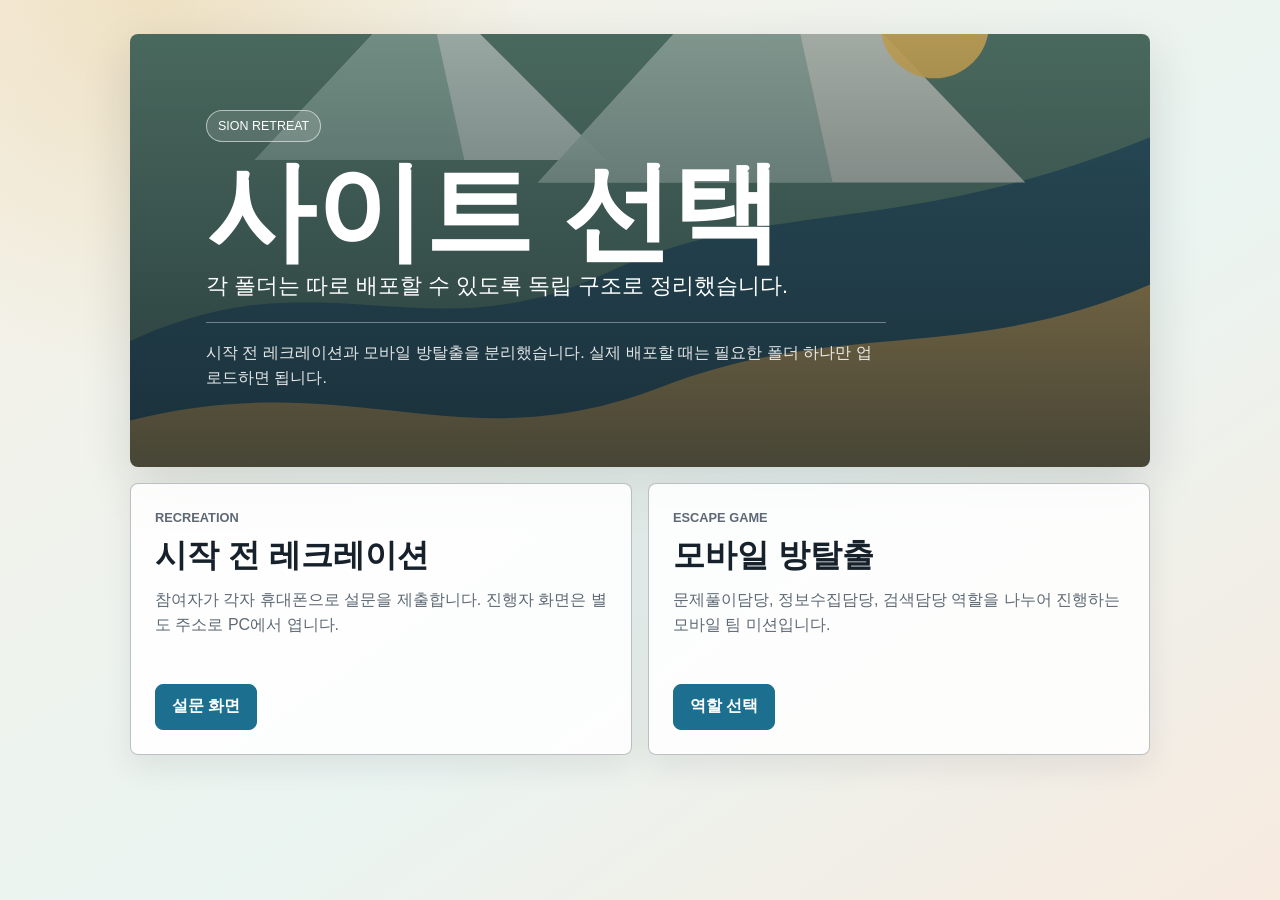
<file: index.html>
<!doctype html>
<html lang="ko">
<head>
  <meta charset="utf-8">
  <meta name="viewport" content="width=device-width, initial-scale=1">
  <title>SION Retreat Sites</title>
  <link rel="stylesheet" href="styles.css">
</head>
<body class="home">
  <main class="shell">
    <section class="hero-panel">
      <div class="camp-mark">SION RETREAT</div>
      <h1>사이트 선택</h1>
      <p>각 폴더는 따로 배포할 수 있도록 독립 구조로 정리했습니다.</p>
      <div class="verse">
        시작 전 레크레이션과 모바일 방탈출을 분리했습니다. 실제 배포할 때는 필요한 폴더 하나만 업로드하면 됩니다.
      </div>
    </section>

    <section class="role-grid" aria-label="사이트 선택">
      <article class="role-card">
        <span>RECREATION</span>
        <h2>시작 전 레크레이션</h2>
        <p>참여자가 각자 휴대폰으로 설문을 제출합니다. 진행자 화면은 별도 주소로 PC에서 엽니다.</p>
        <div class="actions">
          <a class="button primary" href="recreation/index.html">설문 화면</a>
        </div>
      </article>

      <article class="role-card">
        <span>ESCAPE GAME</span>
        <h2>모바일 방탈출</h2>
        <p>문제풀이담당, 정보수집담당, 검색담당 역할을 나누어 진행하는 모바일 팀 미션입니다.</p>
        <div class="actions">
          <a class="button primary" href="mobile-escape/index.html">역할 선택</a>
        </div>
      </article>
    </section>
  </main>
</body>
</html>
</file>
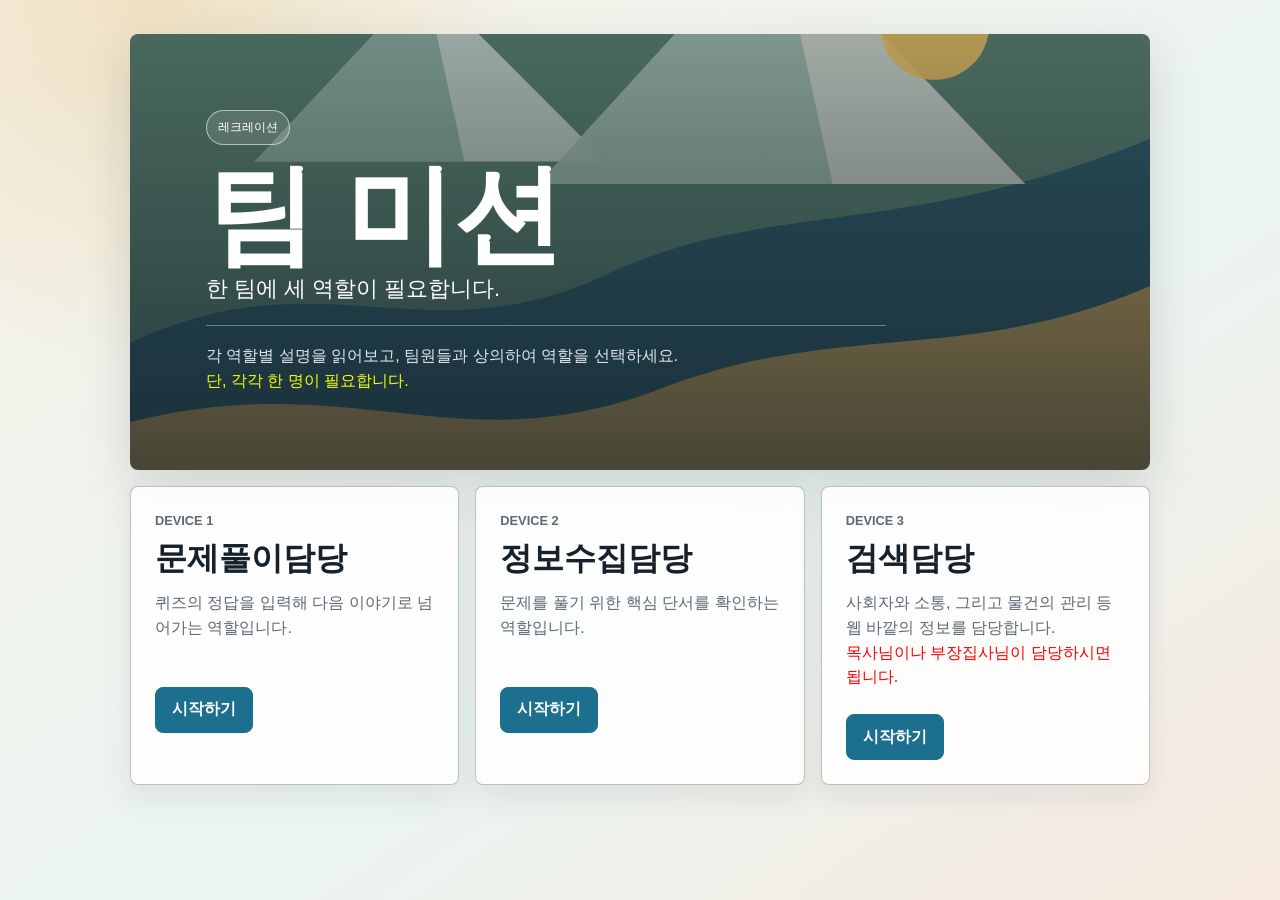
<file: mobile-escape/index.html>
<!doctype html>
<html lang="ko">
<head>
  <meta charset="utf-8">
  <meta name="viewport" content="width=device-width, initial-scale=1">
  <title>팀미션</title>
  <link rel="stylesheet" href="styles.css">
</head>
<body class="home">
  <main class="shell">
    <section class="hero-panel">
      <div class="camp-mark">레크레이션</div>
      <h1>팀 미션</h1>
      <p>한 팀에 세 역할이 필요합니다.</p>
      <div class="verse">
        각 역할별 설명을 읽어보고, 팀원들과 상의하여 역할을 선택하세요. <br> <a style="color: #f2ff00;">단, 각각 한 명이 필요합니다.</a>
      </div>
      
    </section>

    <section class="role-grid role-grid-three" aria-label="역할 선택">
      <article class="role-card">
        <span>DEVICE 1</span>
        <h2>문제풀이담당</h2>
        <p>퀴즈의 정답을 입력해 다음 이야기로 넘어가는 역할입니다.</p>
        <div class="actions">
          <a class="button primary" href="main.html">시작하기</a>
        </div>
      </article>

      <article class="role-card">
        <span>DEVICE 2</span>
        <h2>정보수집담당</h2>
        <p> 문제를 풀기 위한 핵심 단서를 확인하는 역할입니다.</p>
        <div class="actions">
          <a class="button primary" href="clues.html">시작하기</a>
        </div>
      </article>

      <article class="role-card">
        <span>DEVICE 3</span>
        <h2>검색담당</h2>
        <p>사회자와 소통, 그리고 물건의 관리 등 웹 바깥의 정보를 담당합니다.<br> <a style= "color:#ff0000;">목사님이나 부장집사님이 담당하시면 됩니다.</a> </p>
        <div class="actions">
          <a class="button primary" href="search.html">시작하기</a>
        </div>
      </article>
    </section>
  </main>
</body>
</html>
</file>
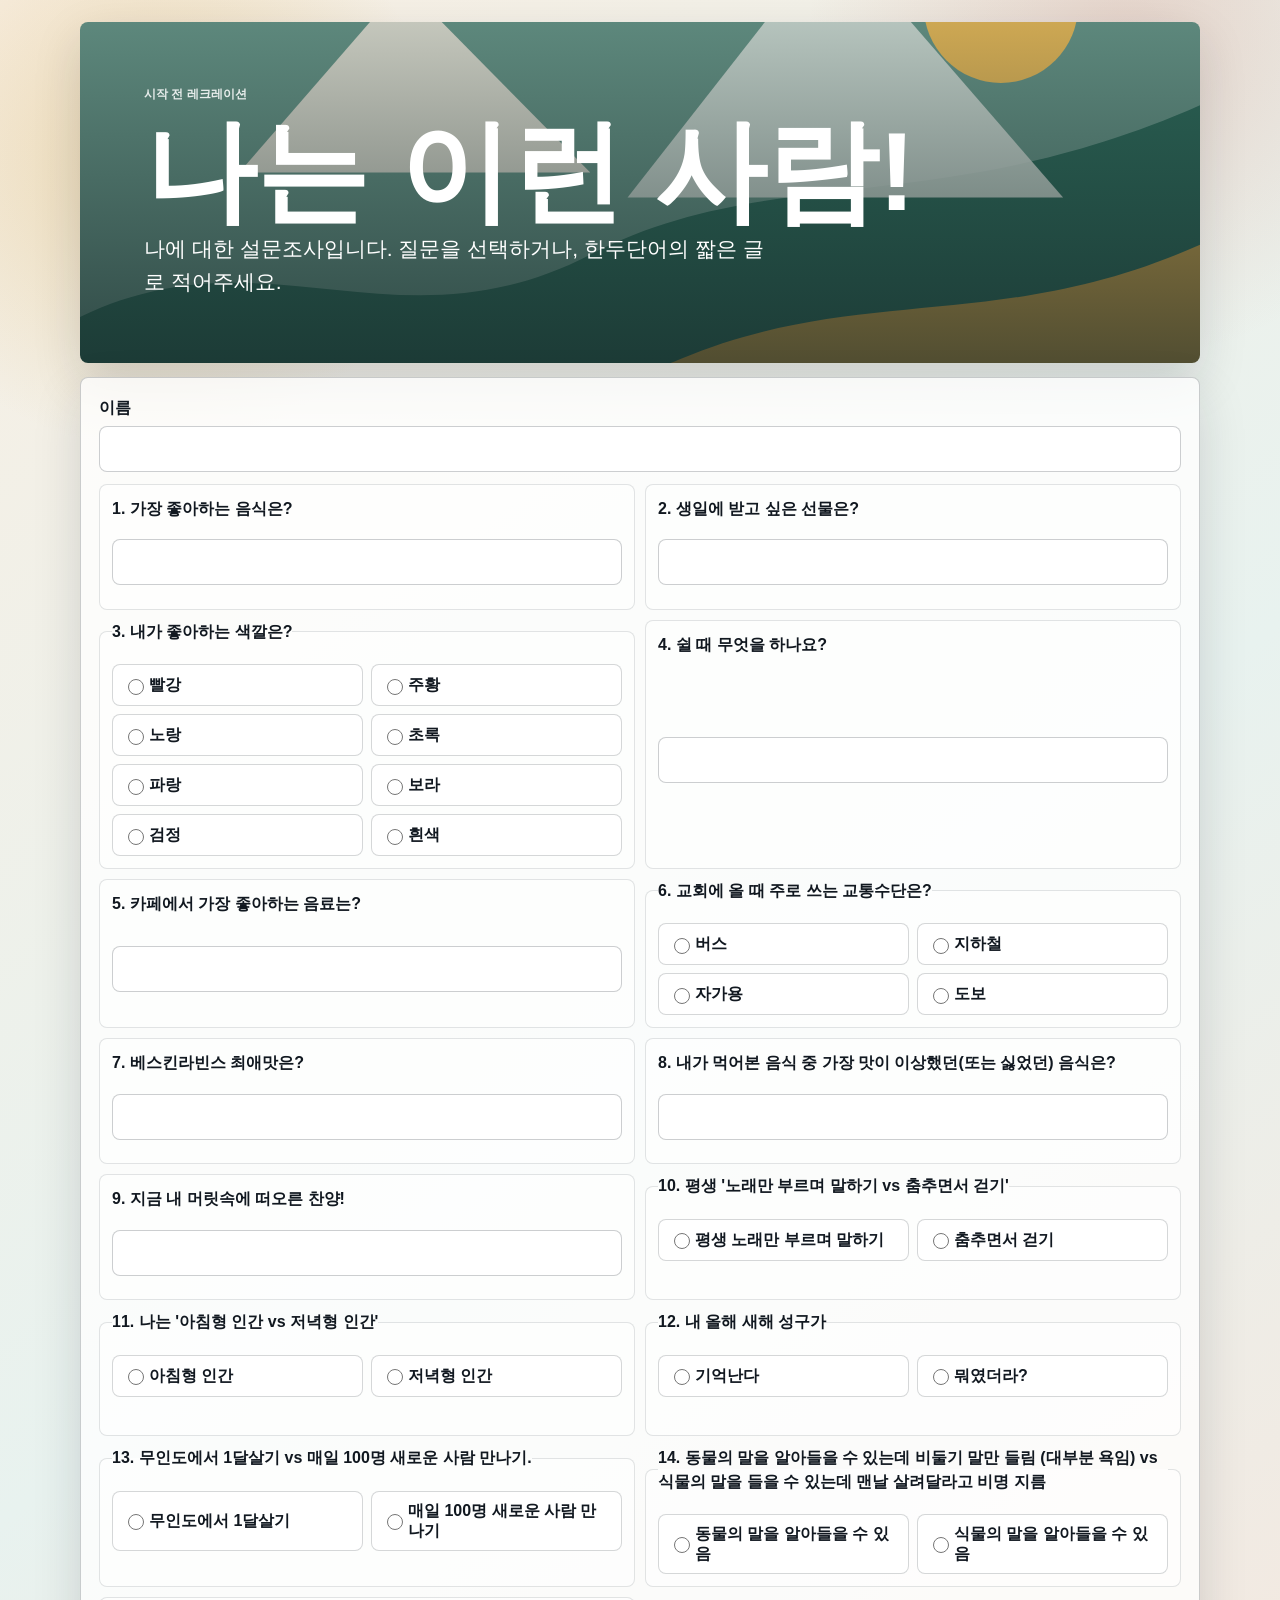
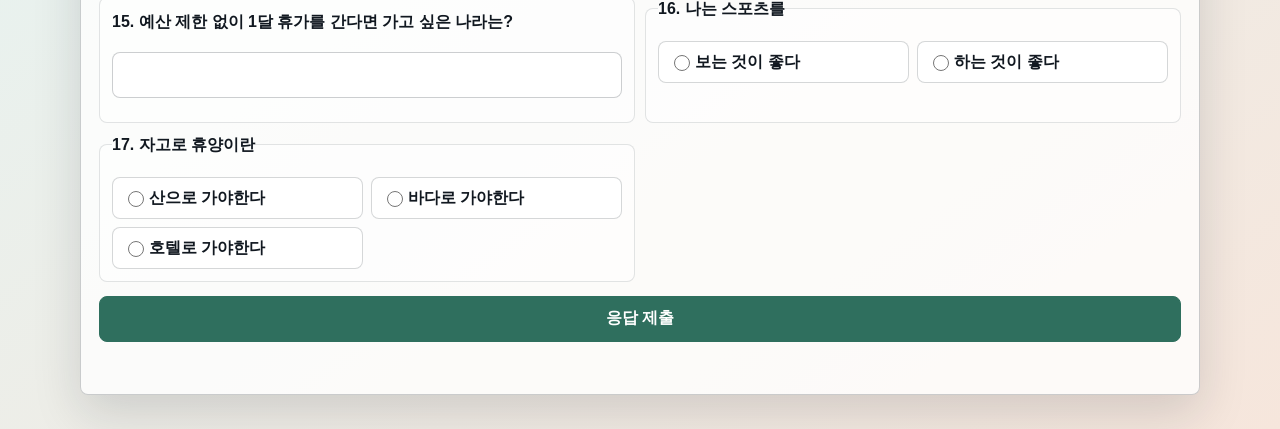
<file: recreation/index.html>
<!doctype html>
<html lang="ko">
<head>
  <meta charset="utf-8">
  <meta name="viewport" content="width=device-width, initial-scale=1">
  <title>누구의 답일까? 설문</title>
  <link rel="stylesheet" href="styles.css">
</head>
<body>
  <main class="survey-shell">
    <section class="intro">
      <p class="eyebrow">시작 전 레크레이션</p>
      <h1>나는 이런 사람!</h1>
      <p>나에 대한 설문조사입니다. 질문을 선택하거나, 한두단어의 짧은 글로 적어주세요.</p>
    </section>

    <form class="panel" id="surveyForm">
      <label class="field">
        <span>이름</span>
        <input id="participantName" name="participantName" autocomplete="name" required>
      </label>

      <div class="question-list" id="questionList"></div>

      <button class="primary-button" type="submit">응답 제출</button>
      <p class="status" id="submitStatus" role="status"></p>
    </form>
  </main>

  <script src="config.js"></script>
  <script src="questions.js"></script>
  <script src="app.js"></script>
</body>
</html>
</file>
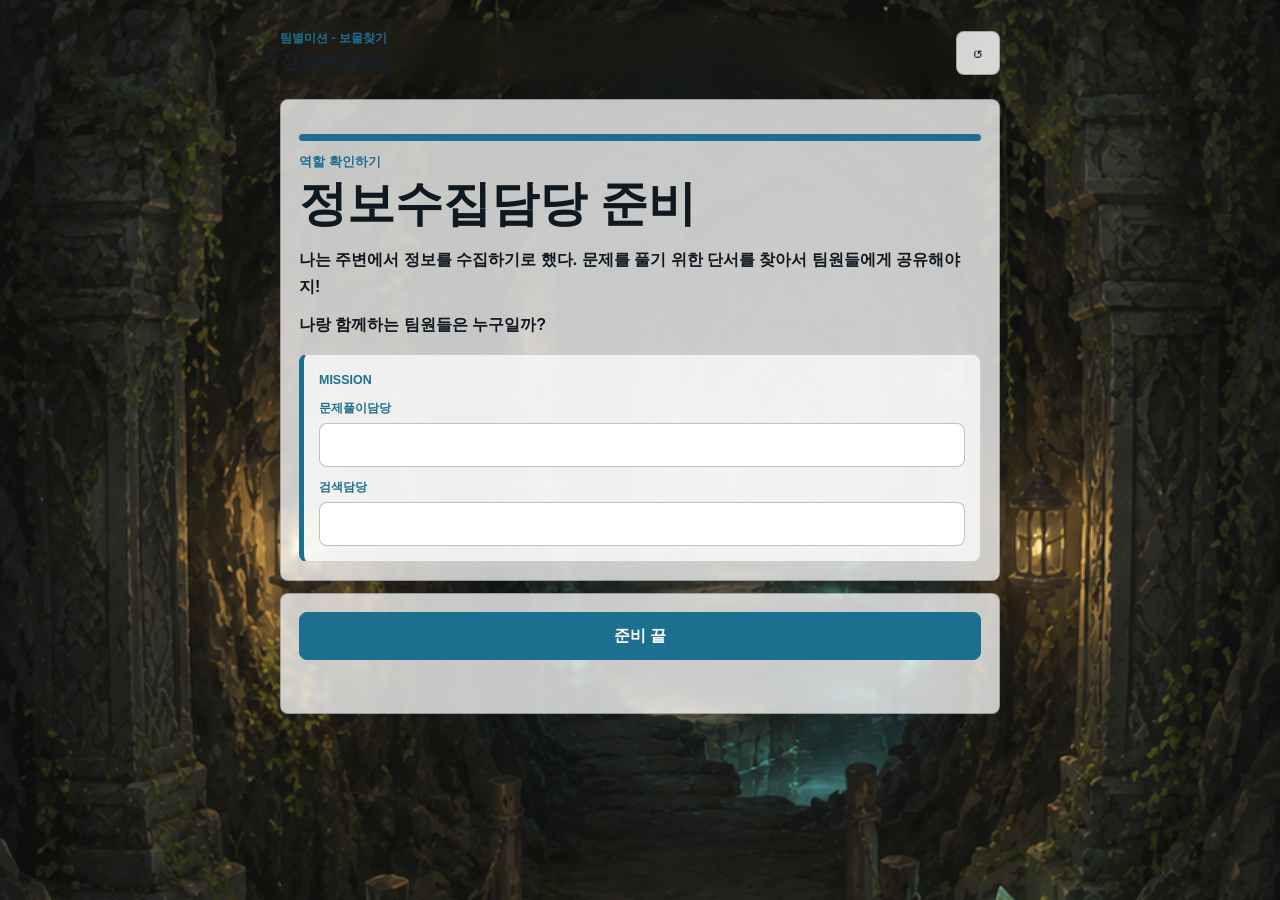
<file: mobile-escape/clues.html>
<!doctype html>
<html lang="ko">
<head>
  <meta charset="utf-8">
  <meta name="viewport" content="width=device-width, initial-scale=1">
  <title>정보수집 담당 | 팀별 미션-보물찾기!</title>
  <link rel="stylesheet" href="styles.css">
</head>
<body>
  <main class="game-layout">
    <header class="topbar">
      <div>
        <p id="teamLabel">한 팀 · 역할 미션</p>
        <h1>정보수집담당</h1>
      </div>
      <button class="icon-button" id="clearCluesButton" type="button" aria-label="단서 기록 초기화">↺</button>
    </header>

    <section class="story-stage" id="setupStage">
      <div class="scene-art custom-bg" style="--scene-bg: url('image/Intro.png')" aria-hidden="true"></div>
      <div class="progress"><span class="active"></span></div>
      <p class="kicker">역할 확인하기</p>
      <h2>정보수집담당 준비</h2>
      <div class="story-copy">
        <p>나는 주변에서 정보를 수집하기로 했다. 문제를 풀기 위한 단서를 찾아서 팀원들에게 공유해야지!</p>
        <p>나랑 함께하는 팀원들은 누구일까?</p>
      </div>
      <div class="mission-box">
        <span>MISSION</span>
        <label class="mini-label" for="mainName">문제풀이담당</label>
        <input class="wide-input" id="mainName" autocomplete="off">
        <label class="mini-label" for="searchName1">검색담당</label>
        <input class="wide-input" id="searchName1" autocomplete="off">
      </div>
    </section>

    <form class="answer-panel" id="nameSetupForm">
      <button class="ready-button" type="submit">준비 끝</button>
      <p class="feedback" id="setupFeedback" role="status"></p>
    </form>

    <section class="clue-search" id="clueSearch">
      <div class="compass-art custom-bg" style="--scene-bg: url('image/back_2.png')" aria-hidden="true"></div>
      <h2>정보수집담당의 역할</h2>
      <p>문제풀이담당이 알려준 말을 입력하면 그 문제를 풀기 위한 단서가 열립니다.<br>도저히 모르겠다면 내 '키워드'를 검색담당에게 알려주세요.</p>
      <div id="clueEntry">
        <form id="clueForm">
          <label for="clueInput">전달받은 말</label>
          <div class="answer-row">
            <input id="clueInput" autocomplete="off" placeholder="예: 네갈래길">
            <button type="submit">열기</button>
          </div>
        </form>
        <p class="feedback" id="clueFeedback" role="status"></p>
      </div>
    </section>

    <section class="found-list" id="foundList" aria-label="찾은 단서"></section>
  </main>

  <div class="image-zoom-modal" id="imageZoomModal" hidden>
    <button class="image-zoom-close" id="imageZoomClose" type="button" aria-label="확대 이미지 닫기">×</button>
    <div class="image-zoom-viewport" id="imageZoomViewport">
      <img id="imageZoomTarget" alt="">
    </div>
  </div>

  <script src="game-data.js"></script>
  <script src="final-gate.js"></script>
  <script src="clues.js"></script>
</body>
</html>
</file>
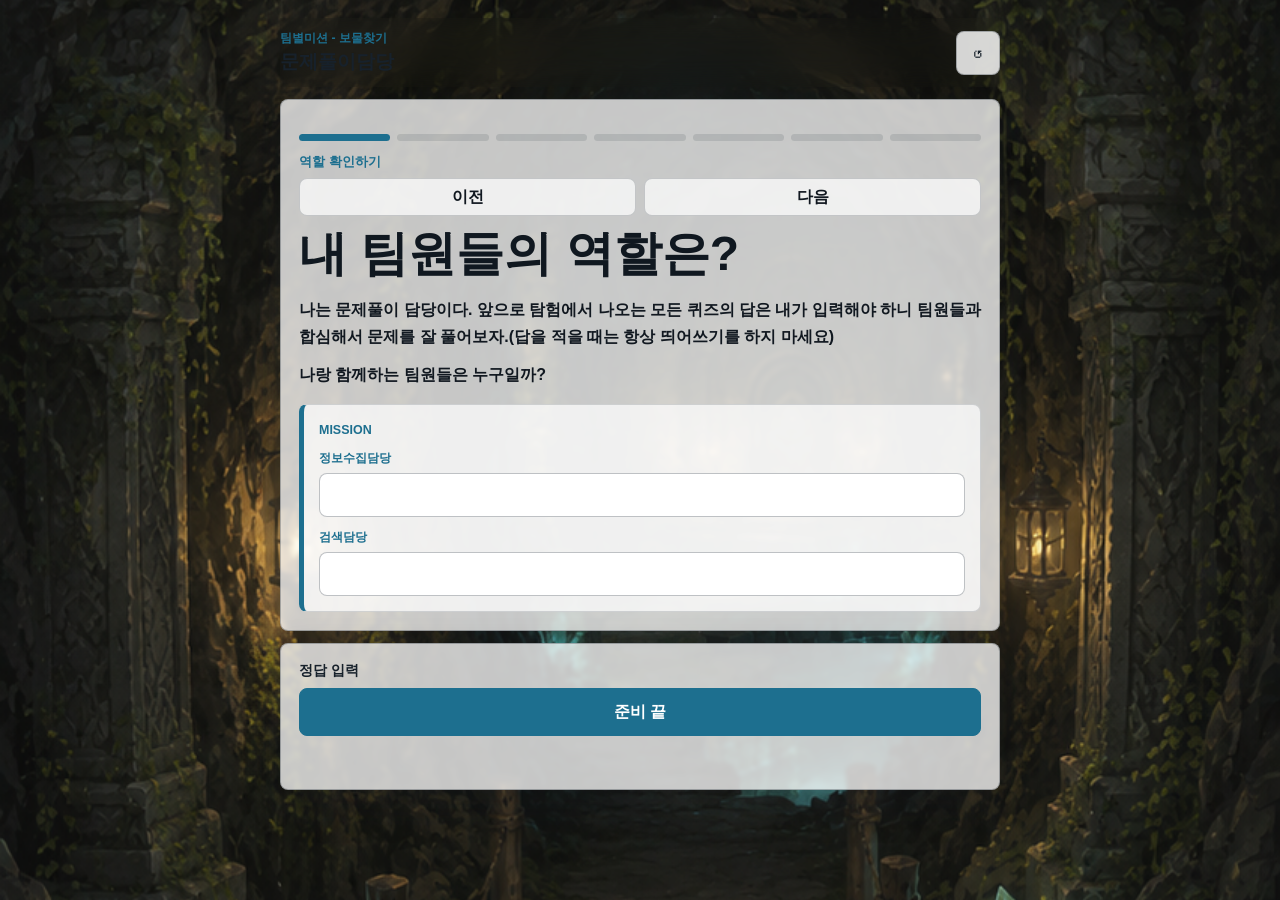
<file: mobile-escape/main.html>
<!doctype html>
<html lang="ko">
<head>
  <meta charset="utf-8">
  <meta name="viewport" content="width=device-width, initial-scale=1">
  <title>문제풀이 담당 | 팀별 미션-보물찾기!</title>
  <link rel="stylesheet" href="styles.css">
</head>
<body>
  <main class="game-layout">
    <header class="topbar">
      <div>
        <p id="teamLabel">한 팀 · 역할 미션</p>
        <h1>문제풀이담당</h1>
      </div>
      <button class="icon-button" id="resetButton" type="button" aria-label="진행 초기화">↺</button>
    </header>

    <section class="story-stage">
      <div class="scene-art" id="sceneArt" aria-hidden="true"></div>
      <div class="progress" id="progressDots"></div>
      <p class="kicker" id="sceneKicker"></p>
      <div class="story-nav" id="storyNav" hidden>
        <button type="button" id="prevSceneButton">이전</button>
        <button type="button" id="nextSceneButton">다음</button>
      </div>
      <h2 id="sceneTitle"></h2>
      <div class="story-copy" id="sceneText"></div>
      <div class="mission-box">
        <span>MISSION</span>
        <div id="sceneMission"></div>
      </div>
    </section>

    <form class="answer-panel" id="answerForm">
      <label for="answerInput" id="answerLabel">정답 입력</label>
      <div class="answer-row">
        <input id="answerInput" name="answer" autocomplete="off" inputmode="text">
        <button type="submit">확인</button>
      </div>
      <div class="choice-buttons" id="choiceButtons" hidden></div>
      <p class="feedback" id="feedback" role="status"></p>
      <button class="next-button" id="nextButton" type="button" hidden>다음</button>
    </form>
  </main>

  <script src="game-data.js"></script>
  <script src="final-gate.js"></script>
  <script src="main.js"></script>
</body>
</html>
</file>
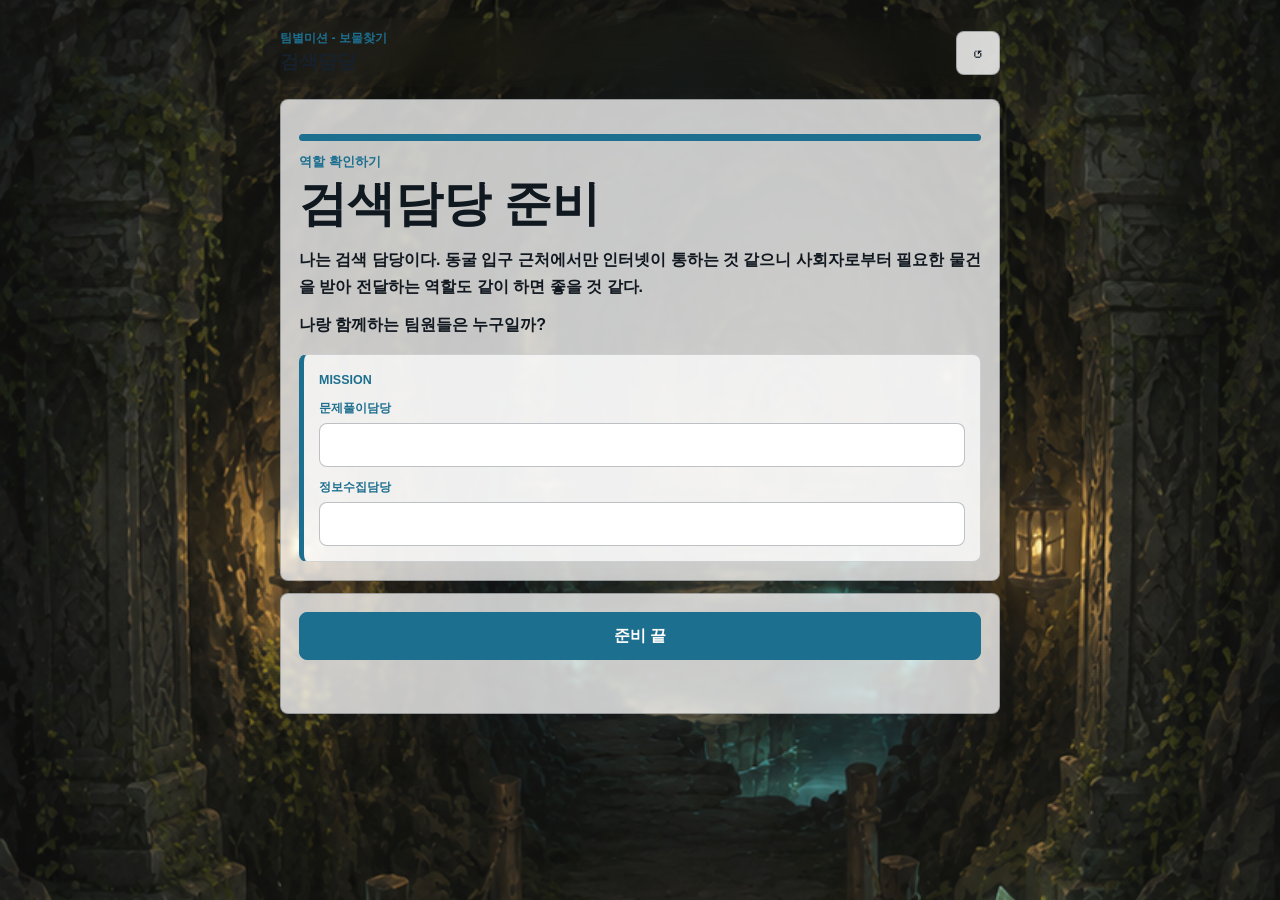
<file: mobile-escape/search.html>
<!doctype html>
<html lang="ko">
<head>
  <meta charset="utf-8">
  <meta name="viewport" content="width=device-width, initial-scale=1">
  <title>검색 담당 | 팀별 미션-보물찾기!</title>
  <link rel="stylesheet" href="styles.css">
</head>
<body>
  <main class="game-layout">
    <header class="topbar">
      <div>
        <p id="teamLabel">한 팀 · 역할 미션</p>
        <h1>검색담당</h1>
      </div>
      <button class="icon-button" id="clearCluesButton" type="button" aria-label="기록 초기화">↺</button>
    </header>

    <section class="story-stage" id="setupStage">
      <div class="scene-art custom-bg" style="--scene-bg: url('image/Intro.png')" aria-hidden="true"></div>
      <div class="progress"><span class="active"></span></div>
      <p class="kicker">역할 확인하기</p>
      <h2>검색담당 준비</h2>
      <div class="story-copy">
        <p>나는 검색 담당이다. 동굴 입구 근처에서만 인터넷이 통하는 것 같으니 사회자로부터 필요한 물건을 받아 전달하는 역할도 같이 하면 좋을 것 같다.</p>
        <p>나랑 함께하는 팀원들은 누구일까?</p>
      </div>
      <div class="mission-box">
        <span>MISSION</span>
        <label class="mini-label" for="mainName">문제풀이담당</label>
        <input class="wide-input" id="mainName" autocomplete="off">
        <label class="mini-label" for="infoName">정보수집담당</label>
        <input class="wide-input" id="infoName" autocomplete="off">
      </div>
    </section>

    <form class="answer-panel" id="nameSetupForm">
      <button class="ready-button" type="submit">준비 끝</button>
      <p class="feedback" id="setupFeedback" role="status"></p>
    </form>

    <section class="clue-search" id="clueSearch">
      <div class="compass-art custom-bg search-art" style="--scene-bg: url('image/back_2.png')" aria-hidden="true"></div>
      <h2>검색담당의 역할</h2>
      <p> 팀 미션 진행 과정에서 앱 밖으로 나가는 인터넷 연결 및 검색은 검색담당의 핸드폰으로만 진행합니다.<br>사회자에게 물건을 받아야 할 때에도 검색담당이 받아주세요<br>진행 중 추가 힌트가 필요한 경우 정보수집 담당이 찾은 키워드를 아래 입력해보세요</p>
      <div id="clueEntry">
        <form id="clueForm">
          <label for="clueInput">검색담당에게 전달받은 말</label>
          <div class="answer-row">
            <input id="clueInput" autocomplete="off" placeholder="예: 지도">
            <button type="submit">열기</button>
          </div>
        </form>
        <p class="feedback" id="clueFeedback" role="status"></p>
      </div>
    </section>

    <section class="found-list" id="foundList" aria-label="열린 내용"></section>
  </main>

  <div class="image-zoom-modal" id="imageZoomModal" hidden>
    <button class="image-zoom-close" id="imageZoomClose" type="button" aria-label="확대 이미지 닫기">×</button>
    <div class="image-zoom-viewport" id="imageZoomViewport">
      <img id="imageZoomTarget" alt="">
    </div>
  </div>

  <script src="game-data.js"></script>
  <script src="final-gate.js"></script>
  <script src="search.js"></script>
</body>
</html>
</file>
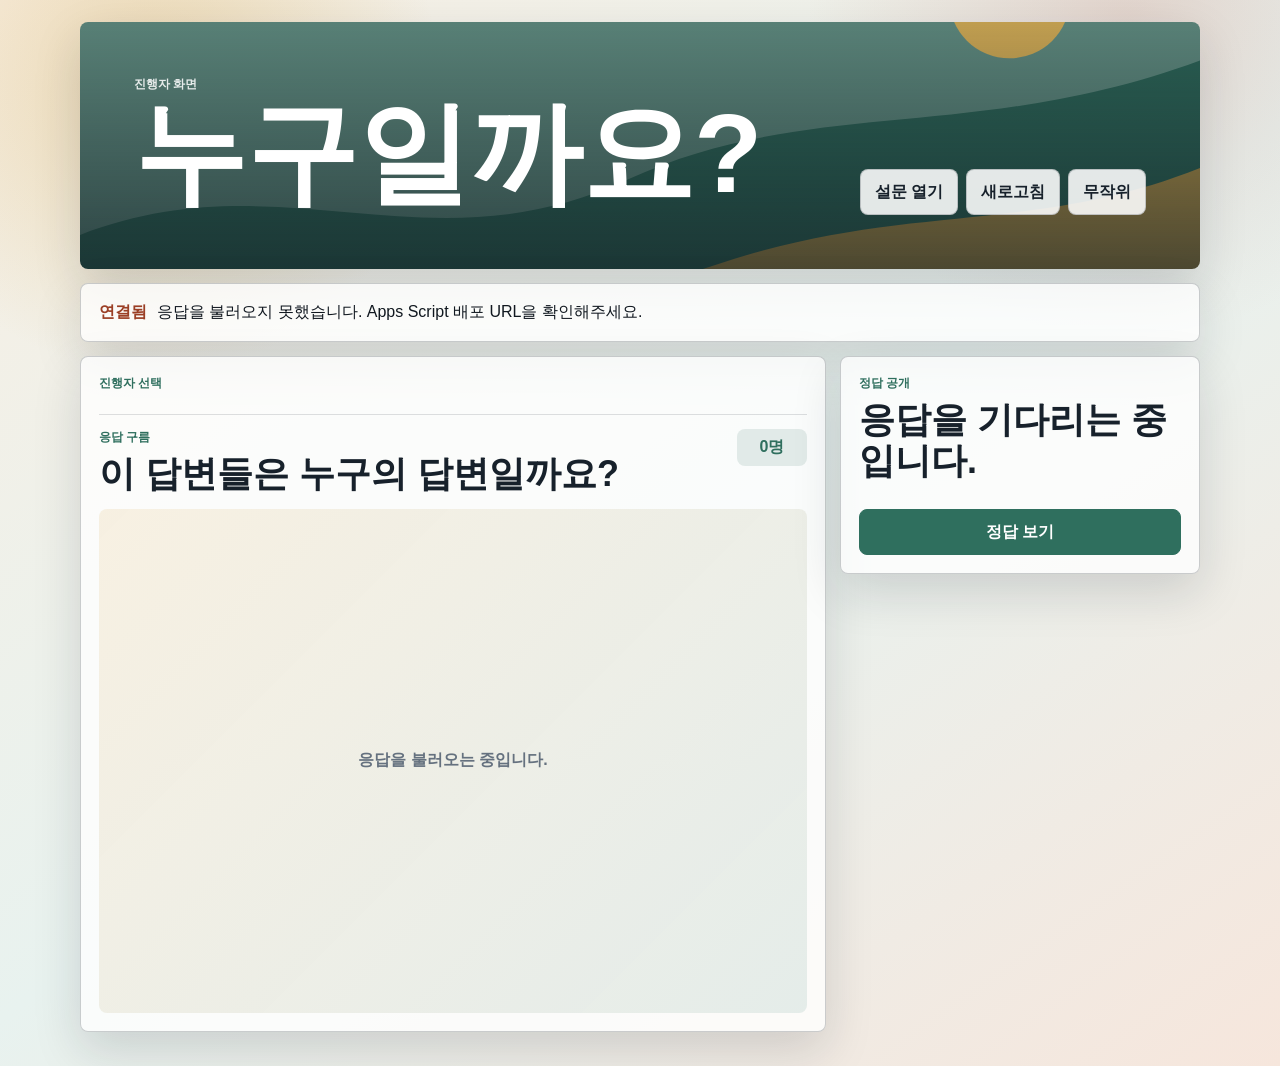
<file: recreation/host.html>
<!doctype html>
<html lang="ko">
<head>
  <meta charset="utf-8">
  <meta name="viewport" content="width=device-width, initial-scale=1">
  <title>누구의 답일까? 진행자</title>
  <link rel="stylesheet" href="styles.css">
</head>
<body class="host-body">
  <main class="host-shell">
    <header class="host-top">
      <div>
        <p class="eyebrow">진행자 화면</p>
        <h1>누구일까요?</h1>
      </div>
      <div class="host-actions">
        <a class="ghost-button" href="index.html" target="_blank" rel="noreferrer">설문 열기</a>
        <button class="ghost-button" id="refreshButton" type="button">새로고침</button>
        <button class="ghost-button" id="shuffleButton" type="button">무작위</button>
      </div>
    </header>

    <section class="connection-panel" id="connectionPanel"></section>

    <section class="host-grid">
      <div class="cloud-panel">
        <div class="host-picker">
          <p class="eyebrow">진행자 선택</p>
          <div class="participant-picker-grid" id="participantPicker"></div>
        </div>

        <div class="cloud-head">
          <div>
            <p class="eyebrow">응답 구름</p>
            <h2>이 답변들은 누구의 답변일까요?</h2>
          </div>
          <p class="count" id="responseCount">0명</p>
        </div>
        <div class="response-cloud" id="responseCloud">
          <div class="empty">응답을 불러오는 중입니다.</div>
        </div>
      </div>

      <aside class="reveal-panel">
        <p class="eyebrow">정답 공개</p>
        <h2 id="selectedAnswer">응답을 기다리는 중입니다.</h2>
        <div class="guess-grid" id="guessGrid"></div>
        <button class="primary-button" id="revealButton" type="button" disabled>정답 보기</button>
        <div class="answer-card" id="answerCard" hidden></div>
      </aside>
    </section>
  </main>

  <script src="config.js"></script>
  <script src="questions.js"></script>
  <script src="host.js"></script>
</body>
</html>
</file>
<file: styles.css>
:root {
  --team-color: #1d6f8f;
  --ink: #17212b;
  --muted: #5e6975;
  --paper: #fbf7ef;
  --panel: #ffffff;
  --line: rgba(23, 33, 43, 0.28);
  --shadow: 0 18px 50px rgba(20, 28, 38, 0.14);
  --page-bg:
    radial-gradient(circle at 12% 0%, rgba(223, 190, 118, 0.32), transparent 24rem),
    linear-gradient(145deg, #f7f1e6 0%, #eaf4f1 58%, #f7eadf 100%);
}

* {
  box-sizing: border-box;
}

body {
  margin: 0;
  min-height: 100vh;
  font-family: -apple-system, BlinkMacSystemFont, "Segoe UI", sans-serif;
  color: var(--ink);
  background: var(--page-bg);
  background-size: cover;
  background-position: center;
  background-attachment: fixed;
}

a {
  color: inherit;
  text-decoration: none;
}

button,
input {
  font: inherit;
}

.shell {
  width: min(1020px, calc(100% - 32px));
  margin: 0 auto;
  padding: 34px 0;
}

.hero-panel {
  min-height: 46vh;
  display: flex;
  flex-direction: column;
  justify-content: end;
  padding: clamp(28px, 7vw, 76px);
  color: white;
  background:
    linear-gradient(rgba(18, 31, 39, 0.24), rgba(18, 31, 39, 0.72)),
    url("data:image/svg+xml,%3Csvg width='900' height='620' viewBox='0 0 900 620' xmlns='http://www.w3.org/2000/svg'%3E%3Crect width='900' height='620' fill='%235b806f'/%3E%3Cpath d='M0 390 C170 310 260 405 420 330 C565 262 680 300 900 210 L900 620 L0 620 Z' fill='%232f5b6a'/%3E%3Cpath d='M0 460 C200 410 290 500 470 430 C625 370 740 410 900 340 L900 620 L0 620 Z' fill='%23d0a85d'/%3E%3Cpath d='M110 230 L260 70 L420 230 Z' fill='%23d9e5dc' opacity='.82'/%3E%3Cpath d='M360 250 L570 20 L790 250 Z' fill='%23f0efe4' opacity='.78'/%3E%3Cpath d='M110 230 L260 70 L295 230 Z' fill='%2384a998' opacity='.82'/%3E%3Cpath d='M360 250 L570 20 L620 250 Z' fill='%2392b3a4' opacity='.74'/%3E%3Ccircle cx='710' cy='110' r='48' fill='%23f4c45f' opacity='.9'/%3E%3C/svg%3E") center/cover;
  border-radius: 8px;
  box-shadow: var(--shadow);
  overflow: hidden;
}

.camp-mark {
  width: fit-content;
  padding: 8px 11px;
  border: 1px solid rgba(255, 255, 255, 0.55);
  border-radius: 999px;
  font-size: 0.78rem;
  letter-spacing: 0;
  background: rgba(255, 255, 255, 0.12);
}

.hero-panel h1 {
  margin: 18px 0 8px;
  font-size: clamp(2.7rem, 10vw, 6.8rem);
  line-height: 0.95;
  letter-spacing: 0;
}

.hero-panel p {
  max-width: 620px;
  margin: 0;
  font-size: clamp(1rem, 2.6vw, 1.35rem);
}

.verse {
  max-width: 680px;
  margin-top: 22px;
  padding-top: 18px;
  border-top: 1px solid rgba(255, 255, 255, 0.36);
  line-height: 1.55;
  color: rgba(255, 255, 255, 0.88);
}

.role-grid {
  display: grid;
  grid-template-columns: repeat(2, minmax(0, 1fr));
  gap: 16px;
  margin-top: 16px;
}

.role-grid-three {
  grid-template-columns: repeat(3, minmax(0, 1fr));
}

.role-grid-four {
  grid-template-columns: repeat(4, minmax(0, 1fr));
}

.role-card {
  min-height: 220px;
  padding: 24px;
  border: 1px solid var(--line);
  border-radius: 8px;
  background: rgba(255, 255, 255, 0.86);
  box-shadow: 0 12px 30px rgba(20, 28, 38, 0.08);
}

.role-card span {
  color: var(--muted);
  font-size: 0.8rem;
  font-weight: 800;
}

.role-card h2 {
  margin: 8px 0 10px;
  font-size: clamp(1.55rem, 3vw, 2rem);
}

.role-card p {
  min-height: 72px;
  margin: 0 0 24px;
  color: var(--muted);
  line-height: 1.55;
}

.actions {
  display: flex;
  flex-wrap: wrap;
  gap: 10px;
}

.button,
.answer-row button,
.ready-button {
  min-height: 46px;
  display: inline-flex;
  align-items: center;
  justify-content: center;
  padding: 0 16px;
  border: 1px solid rgba(23, 33, 43, 0.2);
  border-radius: 8px;
  background: white;
  color: var(--ink);
  font-weight: 800;
}

.button.primary,
.answer-row button,
.ready-button {
  border-color: var(--team-color);
  background: var(--team-color);
  color: white;
}

.game-layout {
  width: min(720px, calc(100% - 28px));
  min-height: 100vh;
  margin: 0 auto;
  padding: 18px 0 30px;
}

.topbar {
  position: sticky;
  top: 0;
  z-index: 2;
  display: grid;
  grid-template-columns: 1fr 44px;
  align-items: center;
  gap: 10px;
  padding: 12px 0;
  backdrop-filter: blur(18px);
}

.topbar p {
  margin: 0;
  color: var(--team-color);
  font-size: 0.76rem;
  font-weight: 900;
}

.topbar h1 {
  margin: 2px 0 0;
  font-size: 1.2rem;
}

.icon-button {
  width: 44px;
  height: 44px;
  border: 1px solid var(--line);
  border-radius: 8px;
  display: grid;
  place-items: center;
  background: rgba(255, 255, 255, 0.82);
  color: var(--ink);
  font-size: 1.2rem;
}

.icon-button {
  cursor: pointer;
}

.story-stage,
.clue-search,
.answer-panel,
.found-list {
  margin-top: 12px;
}

.story-stage,
.clue-search,
.answer-panel,
.clue-card,
.empty-state {
  border: 1px solid var(--line);
  border-radius: 8px;
  background: rgba(255, 255, 255, 0.76);
  box-shadow: 0 14px 40px rgba(20, 28, 38, 0.18);
  backdrop-filter: blur(2px);
}

.story-stage {
  padding: 18px;
}

.scene-art,
.compass-art {
  display: none;
  height: clamp(180px, 40vw, 280px);
  border-radius: 8px;
  background: #cbd8d0;
  overflow: hidden;
}

.scene-art::before,
.compass-art::before {
  content: "";
  display: block;
  width: 100%;
  height: 100%;
  background-repeat: no-repeat;
  background-size: cover;
  background-position: center;
}

.scene-art.custom-bg::before,
.compass-art.custom-bg::before,
.clue-card-art {
  background-image: var(--scene-bg);
  background-repeat: no-repeat;
  background-size: cover;
  background-position: center;
}

.clue-card-art {
  display: none;
  height: 150px;
  margin: -17px -17px 14px;
  border-radius: 8px 8px 0 0;
}

.scene-art.river::before {
  background-image: url("data:image/svg+xml,%3Csvg width='720' height='300' viewBox='0 0 720 300' xmlns='http://www.w3.org/2000/svg'%3E%3Crect width='720' height='300' fill='%238fb5ad'/%3E%3Cpath d='M0 210 C140 175 190 260 330 215 C450 178 540 188 720 135 L720 300 L0 300 Z' fill='%232b7188'/%3E%3Cpath d='M0 238 C145 205 220 282 354 235 C484 189 590 220 720 168' stroke='%23f3e6c2' stroke-width='10' fill='none' opacity='.7'/%3E%3Cpath d='M80 156 L184 54 L294 156 Z' fill='%23eee8d5'/%3E%3Cpath d='M400 168 L540 28 L682 168 Z' fill='%23f4efe0'/%3E%3Cpath d='M80 156 L184 54 L210 156 Z' fill='%236f978c'/%3E%3Cpath d='M400 168 L540 28 L580 168 Z' fill='%237ca095'/%3E%3C/svg%3E");
}

.scene-art.path::before {
  background-image: url("data:image/svg+xml,%3Csvg width='720' height='300' viewBox='0 0 720 300' xmlns='http://www.w3.org/2000/svg'%3E%3Crect width='720' height='300' fill='%23d9c08d'/%3E%3Cpath d='M0 70 C170 128 252 70 360 120 C478 174 592 118 720 170 L720 300 L0 300 Z' fill='%23769c80'/%3E%3Cpath d='M335 300 C340 234 342 180 356 126 C370 178 374 235 390 300 Z' fill='%23f6ead0'/%3E%3Cpath d='M358 128 C270 150 172 194 92 272' stroke='%23855838' stroke-width='15' fill='none' opacity='.75'/%3E%3Cpath d='M358 128 C450 148 548 196 628 272' stroke='%23855838' stroke-width='15' fill='none' opacity='.75'/%3E%3C/svg%3E");
}

.scene-art.wall::before {
  background-image: url("data:image/svg+xml,%3Csvg width='720' height='300' viewBox='0 0 720 300' xmlns='http://www.w3.org/2000/svg'%3E%3Crect width='720' height='300' fill='%23bfc9bd'/%3E%3Cpath d='M0 110 L720 70 L720 300 L0 300 Z' fill='%23916f53'/%3E%3Cg stroke='%23d7c0a1' stroke-width='5'%3E%3Cpath d='M0 150 L720 110'/%3E%3Cpath d='M0 205 L720 165'/%3E%3Cpath d='M0 260 L720 220'/%3E%3Cpath d='M90 105 L90 300'/%3E%3Cpath d='M230 95 L230 300'/%3E%3Cpath d='M370 88 L370 300'/%3E%3Cpath d='M510 80 L510 300'/%3E%3Cpath d='M650 72 L650 300'/%3E%3C/g%3E%3Cpath d='M286 74 C330 46 388 46 432 74' stroke='%23f5d176' stroke-width='12' fill='none'/%3E%3C/svg%3E");
}

.scene-art.gate::before {
  background-image: url("data:image/svg+xml,%3Csvg width='720' height='300' viewBox='0 0 720 300' xmlns='http://www.w3.org/2000/svg'%3E%3Crect width='720' height='300' fill='%23223d47'/%3E%3Cpath d='M110 300 L110 92 C110 54 144 26 184 26 L536 26 C576 26 610 54 610 92 L610 300 Z' fill='%23d4b16b'/%3E%3Cpath d='M178 300 L178 118 C178 82 206 58 244 58 L476 58 C514 58 542 82 542 118 L542 300 Z' fill='%232f5b6a'/%3E%3Cpath d='M260 132 H460' stroke='%23f8e8bd' stroke-width='12'/%3E%3Cpath d='M290 172 H430' stroke='%23f8e8bd' stroke-width='12'/%3E%3Ccircle cx='360' cy='230' r='30' fill='%23f5d176'/%3E%3C/svg%3E");
}

.scene-art.cave::before {
  background-image: url("data:image/svg+xml,%3Csvg width='720' height='300' viewBox='0 0 720 300' xmlns='http://www.w3.org/2000/svg'%3E%3Crect width='720' height='300' fill='%2324323a'/%3E%3Cpath d='M0 300 C80 150 120 80 220 76 C320 72 350 150 420 110 C520 55 620 125 720 300 Z' fill='%23475b57'/%3E%3Cpath d='M230 300 C250 205 300 158 360 158 C420 158 470 205 490 300 Z' fill='%2317212b'/%3E%3Ccircle cx='570' cy='78' r='36' fill='%23f4c45f' opacity='.85'/%3E%3C/svg%3E");
}

.scene-art.tile::before {
  background-image: url("data:image/svg+xml,%3Csvg width='720' height='300' viewBox='0 0 720 300' xmlns='http://www.w3.org/2000/svg'%3E%3Crect width='720' height='300' fill='%23d8c49a'/%3E%3Cg transform='translate(120 60)'%3E%3Crect width='120' height='120' rx='8' fill='%23fff6df'/%3E%3Crect x='150' y='30' width='120' height='120' rx='8' fill='%238fb5ad'/%3E%3Crect x='300' y='0' width='120' height='120' rx='8' fill='%23fff6df'/%3E%3Crect x='450' y='42' width='120' height='120' rx='8' fill='%238a4f18' opacity='.72'/%3E%3C/g%3E%3Cpath d='M0 238 C140 205 250 282 384 235 C514 189 590 220 720 168 L720 300 L0 300 Z' fill='%23769c80'/%3E%3C/svg%3E");
}

.scene-art.uv::before {
  background-image: url("data:image/svg+xml,%3Csvg width='720' height='300' viewBox='0 0 720 300' xmlns='http://www.w3.org/2000/svg'%3E%3Crect width='720' height='300' fill='%232f3e46'/%3E%3Cpath d='M110 220 C180 90 282 90 360 220 C438 90 540 90 610 220' stroke='%23f4d35e' stroke-width='18' fill='none' opacity='.82'/%3E%3Cpath d='M140 244 H580' stroke='%23fff6df' stroke-width='12'/%3E%3Ccircle cx='360' cy='112' r='38' fill='%238fb5ad'/%3E%3C/svg%3E");
}

.scene-art.lock::before {
  background-image: url("data:image/svg+xml,%3Csvg width='720' height='300' viewBox='0 0 720 300' xmlns='http://www.w3.org/2000/svg'%3E%3Crect width='720' height='300' fill='%23bfc9bd'/%3E%3Crect x='230' y='126' width='260' height='132' rx='18' fill='%23d4b16b'/%3E%3Cpath d='M286 132 V92 C286 50 318 24 360 24 C402 24 434 50 434 92 V132' stroke='%238a4f18' stroke-width='24' fill='none'/%3E%3Cg fill='%23fff6df'%3E%3Crect x='262' y='166' width='42' height='54' rx='6'/%3E%3Crect x='326' y='166' width='42' height='54' rx='6'/%3E%3Crect x='390' y='166' width='42' height='54' rx='6'/%3E%3Crect x='454' y='166' width='42' height='54' rx='6'/%3E%3C/g%3E%3C/svg%3E");
}

.scene-art.paper::before {
  background-image: url("data:image/svg+xml,%3Csvg width='720' height='300' viewBox='0 0 720 300' xmlns='http://www.w3.org/2000/svg'%3E%3Crect width='720' height='300' fill='%238fb5ad'/%3E%3Cg fill='%23fff6df' stroke='%23bfa56d' stroke-width='4'%3E%3Cpath d='M126 80 L276 58 L296 184 L146 206 Z'/%3E%3Cpath d='M310 58 L486 84 L468 220 L292 194 Z'/%3E%3Cpath d='M486 124 L610 108 L626 220 L502 236 Z'/%3E%3C/g%3E%3Cpath d='M160 126 H260 M330 122 H450 M520 168 H600' stroke='%238a4f18' stroke-width='8'/%3E%3C/svg%3E");
}

.scene-art.castle::before {
  background-image: url("data:image/svg+xml,%3Csvg width='720' height='300' viewBox='0 0 720 300' xmlns='http://www.w3.org/2000/svg'%3E%3Crect width='720' height='300' fill='%23cbd8d0'/%3E%3Cpath d='M120 258 V128 H190 V86 H252 V128 H326 V74 H394 V128 H468 V86 H530 V128 H600 V258 Z' fill='%23916f53'/%3E%3Cpath d='M324 258 V206 C324 182 342 166 360 166 C378 166 396 182 396 206 V258 Z' fill='%2324323a'/%3E%3Cpath d='M0 258 H720 V300 H0 Z' fill='%23769c80'/%3E%3C/svg%3E");
}

.scene-art.complete::before {
  background-image: url("data:image/svg+xml,%3Csvg width='720' height='300' viewBox='0 0 720 300' xmlns='http://www.w3.org/2000/svg'%3E%3Crect width='720' height='300' fill='%232b7188'/%3E%3Ccircle cx='360' cy='132' r='84' fill='%23f4c45f'/%3E%3Cpath d='M0 222 C130 170 240 248 360 202 C480 156 590 194 720 142 L720 300 L0 300 Z' fill='%23769c80'/%3E%3Cpath d='M250 136 L330 212 L478 76' stroke='%23fff6df' stroke-width='24' fill='none'/%3E%3C/svg%3E");
}

.compass-art::before {
  background-image: url("data:image/svg+xml,%3Csvg width='720' height='260' viewBox='0 0 720 260' xmlns='http://www.w3.org/2000/svg'%3E%3Crect width='720' height='260' fill='%23e1cfaa'/%3E%3Cpath d='M0 194 C150 120 250 224 390 150 C510 86 590 124 720 74 L720 260 L0 260 Z' fill='%237aa08a'/%3E%3Ccircle cx='360' cy='125' r='82' fill='%23fff6df' opacity='.9'/%3E%3Cpath d='M360 42 L385 126 L360 208 L335 126 Z' fill='%231d6f8f'/%3E%3Cpath d='M277 125 L360 100 L443 125 L360 150 Z' fill='%238a4f18'/%3E%3Ccircle cx='360' cy='125' r='13' fill='%2317212b'/%3E%3C/svg%3E");
}

.progress {
  display: flex;
  gap: 7px;
  margin: 16px 0 12px;
}

.progress span {
  width: 100%;
  height: 7px;
  border-radius: 999px;
  background: rgba(23, 33, 43, 0.12);
}

.progress span.active {
  background: var(--team-color);
}

.kicker {
  margin: 0 0 7px;
  color: var(--team-color);
  font-size: 0.82rem;
  font-weight: 900;
}

.story-nav {
  display: grid;
  grid-template-columns: repeat(2, minmax(0, 1fr));
  gap: 8px;
  margin: 0 0 12px;
}

.story-nav button {
  min-height: 38px;
  border: 1px solid rgba(23, 33, 43, 0.2);
  border-radius: 8px;
  background: rgba(255, 255, 255, 0.72);
  color: #111820;
  font-weight: 900;
}

.story-nav button:disabled {
  opacity: 0.42;
}

.story-stage h2,
.clue-search h2 {
  margin: 0;
  color: #101820;
  font-size: clamp(1.8rem, 8vw, 3rem);
  line-height: 1.08;
}

.story-copy,
.clue-search p {
  margin: 16px 0;
  color: #111820;
  font-weight: 650;
  line-height: 1.72;
}

.story-images {
  display: grid;
  grid-template-columns: 1fr;
  gap: 10px;
  margin-top: 14px;
}

.story-image {
  margin: 0;
}

.story-image img {
  width: 100%;
  height: auto;
  max-height: none;
  object-fit: contain;
  display: block;
  border-radius: 8px;
}

.story-image figcaption {
  margin-top: 6px;
  color: #202a34;
  font-size: 0.82rem;
  font-weight: 700;
  line-height: 1.45;
}

.story-copy p,
.mission-box p,
.clue-card p {
  margin: 0 0 10px;
}

.story-copy p:last-child,
.mission-box p:last-child,
.clue-card p:last-child {
  margin-bottom: 0;
}

.mission-box {
  padding: 15px;
  border-left: 5px solid var(--team-color);
  border-top: 1px solid rgba(23, 33, 43, 0.16);
  border-right: 1px solid rgba(23, 33, 43, 0.16);
  border-bottom: 1px solid rgba(23, 33, 43, 0.16);
  border-radius: 8px;
  background: rgba(255, 255, 255, 0.72);
}

.mission-box span {
  color: var(--team-color);
  font-size: 0.78rem;
  font-weight: 900;
}

.mission-box p {
  margin: 6px 0 0;
  color: #111820;
  font-weight: 750;
  line-height: 1.55;
}

.mini-label {
  display: block;
  margin: 12px 0 6px;
  color: var(--team-color);
  font-size: 0.78rem;
  font-weight: 900;
}

.wide-input {
  width: 100%;
  height: 44px;
  padding: 0 12px;
  border: 1px solid var(--line);
  border-radius: 8px;
  background: white;
}

.answer-panel,
.clue-search {
  padding: 18px;
}

.answer-panel label,
.clue-search label {
  display: block;
  margin-bottom: 8px;
  font-size: 0.86rem;
  font-weight: 900;
}

.answer-row {
  display: grid;
  grid-template-columns: 1fr 92px;
  gap: 8px;
}

.answer-row input {
  min-width: 0;
  height: 48px;
  padding: 0 13px;
  border: 1px solid var(--line);
  border-radius: 8px;
  background: white;
}

.choice-buttons {
  display: grid;
  grid-template-columns: repeat(3, minmax(0, 1fr));
  gap: 8px;
}

.choice-buttons button {
  min-height: 52px;
  border: 1px solid rgba(23, 33, 43, 0.2);
  border-radius: 8px;
  background: white;
  color: var(--ink);
  font-weight: 900;
}

.choice-buttons button:active {
  border-color: var(--team-color);
  background: var(--team-color);
  color: white;
}

.ready-panel .answer-row {
  display: block;
}

.ready-button,
.ready-panel .answer-row button {
  width: 100%;
  min-height: 48px;
}

.next-button {
  width: 100%;
  min-height: 48px;
  margin-top: 12px;
  border: 1px solid var(--team-color);
  border-radius: 8px;
  background: var(--team-color);
  color: white;
  font-weight: 900;
}

.success-panel .feedback.good {
  min-height: 0;
  padding: 14px;
  border-left: 5px solid var(--team-color);
  border-top: 1px solid rgba(23, 33, 43, 0.16);
  border-right: 1px solid rgba(23, 33, 43, 0.16);
  border-bottom: 1px solid rgba(23, 33, 43, 0.16);
  border-radius: 8px;
  background: rgba(255, 255, 255, 0.72);
  color: #111820;
  font-weight: 800;
}

.feedback {
  min-height: 24px;
  margin: 11px 0 0;
  color: #202a34;
  line-height: 1.45;
}

.feedback.good {
  color: #17603a;
  font-weight: 800;
}

.feedback.warn {
  color: #9b3f25;
  font-weight: 800;
}

.found-list {
  display: grid;
  gap: 10px;
}

.clue-card,
.empty-state {
  padding: 17px;
}

.clue-card h3 {
  margin: 8px 0 8px;
  font-size: 1.25rem;
}

.clue-image-button {
  width: 100%;
  display: block;
  margin: 12px 0;
  padding: 0;
  border: 0;
  border-radius: 8px;
  background: transparent;
  cursor: zoom-in;
}

.clue-image {
  width: 100%;
  height: auto;
  max-height: none;
  object-fit: contain;
  display: block;
  border-radius: 8px;
}

.image-zoom-modal {
  position: fixed;
  inset: 0;
  z-index: 20;
  display: grid;
  place-items: center;
  padding: 52px 16px 20px;
  background: rgba(10, 14, 18, 0.86);
}

.image-zoom-modal[hidden] {
  display: none;
}

.image-zoom-close {
  position: fixed;
  top: 12px;
  right: 12px;
  z-index: 21;
  width: 44px;
  height: 44px;
  border: 1px solid rgba(255, 255, 255, 0.42);
  border-radius: 8px;
  background: rgba(255, 255, 255, 0.16);
  color: white;
  font-size: 1.7rem;
  line-height: 1;
}

.image-zoom-viewport {
  width: 100%;
  height: 100%;
  display: grid;
  place-items: center;
  overflow: hidden;
  touch-action: none;
}

.image-zoom-viewport img {
  max-width: 100%;
  max-height: 100%;
  transform-origin: center center;
  user-select: none;
  -webkit-user-drag: none;
  will-change: transform;
}

body.zoom-open {
  overflow: hidden;
}

.final-secret-trigger {
  position: fixed;
  left: 0;
  bottom: 0;
  z-index: 15;
  width: 58px;
  height: 58px;
  padding: 0;
  border: 0;
  opacity: 0;
  background: transparent;
  appearance: none;
  -webkit-appearance: none;
}

.final-gate {
  position: fixed;
  inset: 0;
  z-index: 30;
  display: grid;
  place-items: center;
  padding: 18px;
  background: rgba(10, 14, 18, 0.78);
}

.final-gate-panel {
  width: min(520px, 100%);
  padding: 20px;
  border: 1px solid rgba(255, 255, 255, 0.26);
  border-radius: 8px;
  background: rgba(255, 255, 255, 0.78);
  box-shadow: var(--shadow);
}

.final-gate-panel h2 {
  margin: 0;
  font-size: clamp(2rem, 8vw, 3rem);
}

.final-gate-copy,
.final-gate-question {
  color: #111820;
  font-weight: 650;
  line-height: 1.6;
}

.final-gate-copy p {
  margin: 0 0 10px;
}

.final-gate-question {
  font-weight: 900;
}

.final-gate-mission {
  margin: 16px 0;
}

.final-gate-panel label {
  display: block;
  margin-bottom: 8px;
  font-weight: 900;
}

.clue-card p {
  margin: 0 0 14px;
  color: #111820;
  font-weight: 650;
  line-height: 1.65;
}

.clue-card strong {
  color: var(--team-color);
}

.tell-box {
  margin-top: 14px;
  padding: 13px;
  border-left: 5px solid var(--team-color);
  border-radius: 8px;
  background: rgba(255, 255, 255, 0.72);
  color: #111820;
  font-weight: 800;
  line-height: 1.5;
}

.inline-link {
  min-height: 42px;
  display: inline-flex;
  align-items: center;
  margin-top: 12px;
  padding: 0 14px;
  border-radius: 8px;
  background: var(--team-color);
  color: white;
  font-weight: 900;
}

.mini-visual {
  min-height: 112px;
  display: grid;
  place-items: center;
  gap: 8px;
  margin-top: 12px;
  padding: 14px;
  border: 1px dashed rgba(23, 33, 43, 0.28);
  border-radius: 8px;
  background: #f7f1e6;
  text-align: center;
}

.mini-visual button {
  min-height: 40px;
  padding: 0 14px;
  border: 0;
  border-radius: 8px;
  background: var(--team-color);
  color: white;
  font-weight: 900;
}

.uv-card.active {
  background: #24303b;
  color: #f4d35e;
}

.puzzle-card,
.castle-card {
  background: linear-gradient(135deg, rgba(29, 111, 143, 0.12), rgba(138, 79, 24, 0.12)), #fbf7ef;
}

.clue-tags {
  display: flex;
  flex-wrap: wrap;
  gap: 6px;
}

.clue-tags span {
  padding: 5px 8px;
  border-radius: 999px;
  background: #f1eadc;
  color: #5e4d30;
  font-size: 0.76rem;
  font-weight: 800;
}

.empty-state {
  color: var(--muted);
  text-align: center;
}

.recreation-page {
  --team-color: #2f6f5e;
}

.recreation-layout {
  width: min(1180px, calc(100% - 28px));
  min-height: 100vh;
  margin: 0 auto;
  padding: 18px 0 34px;
}

.recreation-tabs {
  position: sticky;
  top: 76px;
  z-index: 2;
  display: grid;
  grid-template-columns: repeat(3, minmax(0, 1fr));
  gap: 8px;
  margin: 4px 0 14px;
  padding: 8px;
  border: 1px solid rgba(23, 33, 43, 0.16);
  border-radius: 8px;
  background: rgba(255, 255, 255, 0.72);
  backdrop-filter: blur(16px);
}

.recreation-tabs button,
.panel-actions .button,
.guess-grid button,
.cloud-word {
  min-height: 44px;
  border: 1px solid rgba(23, 33, 43, 0.18);
  border-radius: 8px;
  background: white;
  color: var(--ink);
  font-weight: 900;
}

.recreation-tabs button.active,
.guess-grid button.selected,
.cloud-word.selected {
  border-color: var(--team-color);
  background: var(--team-color);
  color: white;
}

.setup-grid,
.board-layout {
  display: grid;
  grid-template-columns: minmax(0, 1.35fr) minmax(280px, 0.65fr);
  gap: 14px;
  align-items: start;
}

.recreation-panel,
.response-cloud-wrap,
.reveal-panel {
  padding: 18px;
  border: 1px solid var(--line);
  border-radius: 8px;
  background: rgba(255, 255, 255, 0.78);
  box-shadow: 0 14px 40px rgba(20, 28, 38, 0.14);
}

.recreation-panel h2,
.response-cloud-wrap h2,
.reveal-panel h2 {
  margin: 0 0 14px;
  color: #101820;
  font-size: clamp(1.45rem, 4vw, 2.3rem);
  line-height: 1.1;
}

.recreation-panel textarea,
.survey-question input,
.participant-picker select {
  width: 100%;
  border: 1px solid rgba(23, 33, 43, 0.22);
  border-radius: 8px;
  background: rgba(255, 255, 255, 0.94);
  color: #111820;
}

.recreation-panel textarea {
  min-height: 150px;
  padding: 12px;
  resize: vertical;
  line-height: 1.55;
}

.question-kicker {
  margin-top: 18px;
}

.panel-actions {
  display: flex;
  flex-wrap: wrap;
  gap: 8px;
  margin-top: 14px;
}

.panel-actions .ready-button,
.panel-actions .button {
  flex: 1 1 180px;
}

.compact-panel {
  position: sticky;
  top: 150px;
}

.host-steps {
  margin: 0;
  padding-left: 20px;
  color: #111820;
  font-weight: 700;
  line-height: 1.7;
}

.survey-head,
.board-head {
  display: flex;
  justify-content: space-between;
  gap: 14px;
  align-items: end;
}

.participant-picker {
  min-width: min(260px, 100%);
  color: var(--team-color);
  font-size: 0.78rem;
  font-weight: 900;
}

.participant-picker select {
  height: 44px;
  margin-top: 6px;
  padding: 0 10px;
}

.survey-questions {
  display: grid;
  grid-template-columns: repeat(2, minmax(0, 1fr));
  gap: 10px;
}

.survey-question {
  display: grid;
  gap: 6px;
  padding: 12px;
  border: 1px solid rgba(23, 33, 43, 0.12);
  border-radius: 8px;
  background: rgba(255, 255, 255, 0.58);
}

.survey-question span {
  color: #111820;
  font-size: 0.88rem;
  font-weight: 800;
  line-height: 1.4;
}

.survey-question input {
  height: 42px;
  padding: 0 10px;
}

.response-cloud {
  min-height: 58vh;
  display: flex;
  flex-wrap: wrap;
  align-content: center;
  justify-content: center;
  gap: 10px 12px;
  padding: 18px;
  border-radius: 8px;
  background:
    linear-gradient(135deg, rgba(244, 196, 95, 0.16), rgba(47, 111, 94, 0.12)),
    rgba(255, 255, 255, 0.6);
}

.cloud-word {
  width: auto;
  max-width: 100%;
  padding: 6px 12px;
  line-height: 1.1;
  word-break: keep-all;
}

.cloud-word.weight-1 {
  font-size: 1rem;
}

.cloud-word.weight-2 {
  font-size: 1.28rem;
}

.cloud-word.weight-3 {
  font-size: 1.62rem;
}

.cloud-word.weight-4 {
  font-size: 2rem;
}

.cloud-word.weight-5 {
  font-size: 2.45rem;
}

.reveal-panel {
  position: sticky;
  top: 150px;
}

.guess-grid {
  display: grid;
  grid-template-columns: repeat(2, minmax(0, 1fr));
  gap: 8px;
  margin: 12px 0;
}

.answer-reveal {
  margin: 12px 0;
  padding: 13px;
  border-radius: 8px;
  background: rgba(255, 255, 255, 0.74);
}

.answer-reveal p {
  margin: 0 0 10px;
  font-weight: 900;
}

.answer-reveal .correct {
  color: #17603a;
}

.answer-reveal .miss {
  color: #9b3f25;
}

.answer-reveal dl {
  display: grid;
  grid-template-columns: 58px 1fr;
  gap: 8px;
  margin: 0;
  line-height: 1.45;
}

.answer-reveal dt {
  color: var(--team-color);
  font-weight: 900;
}

.answer-reveal dd {
  margin: 0;
  color: #111820;
  font-weight: 750;
}

@media (max-width: 680px) {
  .shell {
    width: min(100% - 24px, 1020px);
    padding: 12px 0 24px;
  }

  .hero-panel {
    min-height: 52vh;
    padding: 24px;
  }

  .role-grid {
    grid-template-columns: 1fr;
  }

  .role-card p {
    min-height: 0;
  }

  .role-card h2 {
    margin-bottom: 34px;
  }

  .game-layout {
    width: min(100% - 20px, 720px);
  }

  .answer-row {
    grid-template-columns: 1fr 84px;
  }

  .choice-buttons {
    grid-template-columns: 1fr;
  }

  .recreation-layout {
    width: min(100% - 20px, 1180px);
    padding-top: 10px;
  }

  .recreation-tabs {
    top: 68px;
  }

  .setup-grid,
  .board-layout,
  .survey-questions {
    grid-template-columns: 1fr;
  }

  .compact-panel,
  .reveal-panel {
    position: static;
  }

  .survey-head,
  .board-head {
    display: block;
  }

  .participant-picker {
    display: block;
    margin: 12px 0 0;
  }

  .response-cloud {
    min-height: 52vh;
    padding: 12px;
  }

  .cloud-word.weight-4 {
    font-size: 1.7rem;
  }

  .cloud-word.weight-5 {
    font-size: 2rem;
  }
}
</file>
<file: mobile-escape/styles.css>
:root {
  --team-color: #1d6f8f;
  --ink: #17212b;
  --muted: #5e6975;
  --paper: #fbf7ef;
  --panel: #ffffff;
  --line: rgba(23, 33, 43, 0.28);
  --shadow: 0 18px 50px rgba(20, 28, 38, 0.14);
  --page-bg:
    radial-gradient(circle at 12% 0%, rgba(223, 190, 118, 0.32), transparent 24rem),
    linear-gradient(145deg, #f7f1e6 0%, #eaf4f1 58%, #f7eadf 100%);
}

* {
  box-sizing: border-box;
}

body {
  margin: 0;
  min-height: 100vh;
  font-family: -apple-system, BlinkMacSystemFont, "Segoe UI", sans-serif;
  color: var(--ink);
  background: var(--page-bg);
  background-size: cover;
  background-position: center;
  background-attachment: fixed;
}

a {
  color: inherit;
  text-decoration: none;
}

button,
input {
  font: inherit;
}

.shell {
  width: min(1020px, calc(100% - 32px));
  margin: 0 auto;
  padding: 34px 0;
}

.hero-panel {
  min-height: 46vh;
  display: flex;
  flex-direction: column;
  justify-content: end;
  padding: clamp(28px, 7vw, 76px);
  color: white;
  background:
    linear-gradient(rgba(18, 31, 39, 0.24), rgba(18, 31, 39, 0.72)),
    url("data:image/svg+xml,%3Csvg width='900' height='620' viewBox='0 0 900 620' xmlns='http://www.w3.org/2000/svg'%3E%3Crect width='900' height='620' fill='%235b806f'/%3E%3Cpath d='M0 390 C170 310 260 405 420 330 C565 262 680 300 900 210 L900 620 L0 620 Z' fill='%232f5b6a'/%3E%3Cpath d='M0 460 C200 410 290 500 470 430 C625 370 740 410 900 340 L900 620 L0 620 Z' fill='%23d0a85d'/%3E%3Cpath d='M110 230 L260 70 L420 230 Z' fill='%23d9e5dc' opacity='.82'/%3E%3Cpath d='M360 250 L570 20 L790 250 Z' fill='%23f0efe4' opacity='.78'/%3E%3Cpath d='M110 230 L260 70 L295 230 Z' fill='%2384a998' opacity='.82'/%3E%3Cpath d='M360 250 L570 20 L620 250 Z' fill='%2392b3a4' opacity='.74'/%3E%3Ccircle cx='710' cy='110' r='48' fill='%23f4c45f' opacity='.9'/%3E%3C/svg%3E") center/cover;
  border-radius: 8px;
  box-shadow: var(--shadow);
  overflow: hidden;
}

.camp-mark {
  width: fit-content;
  padding: 8px 11px;
  border: 1px solid rgba(255, 255, 255, 0.55);
  border-radius: 999px;
  font-size: 0.78rem;
  letter-spacing: 0;
  background: rgba(255, 255, 255, 0.12);
}

.hero-panel h1 {
  margin: 18px 0 8px;
  font-size: clamp(2.7rem, 10vw, 6.8rem);
  line-height: 0.95;
  letter-spacing: 0;
}

.hero-panel p {
  max-width: 620px;
  margin: 0;
  font-size: clamp(1rem, 2.6vw, 1.35rem);
}

.verse {
  max-width: 680px;
  margin-top: 22px;
  padding-top: 18px;
  border-top: 1px solid rgba(255, 255, 255, 0.36);
  line-height: 1.55;
  color: rgba(255, 255, 255, 0.88);
}

.role-grid {
  display: grid;
  grid-template-columns: repeat(2, minmax(0, 1fr));
  gap: 16px;
  margin-top: 16px;
}

.role-grid-three {
  grid-template-columns: repeat(3, minmax(0, 1fr));
}

.role-grid-four {
  grid-template-columns: repeat(4, minmax(0, 1fr));
}

.role-card {
  min-height: 220px;
  padding: 24px;
  border: 1px solid var(--line);
  border-radius: 8px;
  background: rgba(255, 255, 255, 0.86);
  box-shadow: 0 12px 30px rgba(20, 28, 38, 0.08);
}

.role-card span {
  color: var(--muted);
  font-size: 0.8rem;
  font-weight: 800;
}

.role-card h2 {
  margin: 8px 0 10px;
  font-size: clamp(1.55rem, 3vw, 2rem);
}

.role-card p {
  min-height: 72px;
  margin: 0 0 24px;
  color: var(--muted);
  line-height: 1.55;
}

.actions {
  display: flex;
  flex-wrap: wrap;
  gap: 10px;
}

.button,
.answer-row button,
.ready-button {
  min-height: 46px;
  display: inline-flex;
  align-items: center;
  justify-content: center;
  padding: 0 16px;
  border: 1px solid rgba(23, 33, 43, 0.2);
  border-radius: 8px;
  background: white;
  color: var(--ink);
  font-weight: 800;
}

.button.primary,
.answer-row button,
.ready-button {
  border-color: var(--team-color);
  background: var(--team-color);
  color: white;
}

.game-layout {
  width: min(720px, calc(100% - 28px));
  min-height: 100vh;
  margin: 0 auto;
  padding: 18px 0 30px;
}

.topbar {
  position: sticky;
  top: 0;
  z-index: 2;
  display: grid;
  grid-template-columns: 1fr 44px;
  align-items: center;
  gap: 10px;
  padding: 12px 0;
  backdrop-filter: blur(18px);
}

.topbar p {
  margin: 0;
  color: var(--team-color);
  font-size: 0.76rem;
  font-weight: 900;
}

.topbar h1 {
  margin: 2px 0 0;
  font-size: 1.2rem;
}

.icon-button {
  width: 44px;
  height: 44px;
  border: 1px solid var(--line);
  border-radius: 8px;
  display: grid;
  place-items: center;
  background: rgba(255, 255, 255, 0.82);
  color: var(--ink);
  font-size: 1.2rem;
}

.icon-button {
  cursor: pointer;
}

.story-stage,
.clue-search,
.answer-panel,
.found-list {
  margin-top: 12px;
}

.story-stage,
.clue-search,
.answer-panel,
.clue-card,
.empty-state {
  border: 1px solid var(--line);
  border-radius: 8px;
  background: rgba(255, 255, 255, 0.76);
  box-shadow: 0 14px 40px rgba(20, 28, 38, 0.18);
  backdrop-filter: blur(2px);
}

.story-stage {
  padding: 18px;
}

.scene-art,
.compass-art {
  display: none;
  height: clamp(180px, 40vw, 280px);
  border-radius: 8px;
  background: #cbd8d0;
  overflow: hidden;
}

.scene-art::before,
.compass-art::before {
  content: "";
  display: block;
  width: 100%;
  height: 100%;
  background-repeat: no-repeat;
  background-size: cover;
  background-position: center;
}

.scene-art.custom-bg::before,
.compass-art.custom-bg::before,
.clue-card-art {
  background-image: var(--scene-bg);
  background-repeat: no-repeat;
  background-size: cover;
  background-position: center;
}

.clue-card-art {
  display: none;
  height: 150px;
  margin: -17px -17px 14px;
  border-radius: 8px 8px 0 0;
}

.scene-art.river::before {
  background-image: url("data:image/svg+xml,%3Csvg width='720' height='300' viewBox='0 0 720 300' xmlns='http://www.w3.org/2000/svg'%3E%3Crect width='720' height='300' fill='%238fb5ad'/%3E%3Cpath d='M0 210 C140 175 190 260 330 215 C450 178 540 188 720 135 L720 300 L0 300 Z' fill='%232b7188'/%3E%3Cpath d='M0 238 C145 205 220 282 354 235 C484 189 590 220 720 168' stroke='%23f3e6c2' stroke-width='10' fill='none' opacity='.7'/%3E%3Cpath d='M80 156 L184 54 L294 156 Z' fill='%23eee8d5'/%3E%3Cpath d='M400 168 L540 28 L682 168 Z' fill='%23f4efe0'/%3E%3Cpath d='M80 156 L184 54 L210 156 Z' fill='%236f978c'/%3E%3Cpath d='M400 168 L540 28 L580 168 Z' fill='%237ca095'/%3E%3C/svg%3E");
}

.scene-art.path::before {
  background-image: url("data:image/svg+xml,%3Csvg width='720' height='300' viewBox='0 0 720 300' xmlns='http://www.w3.org/2000/svg'%3E%3Crect width='720' height='300' fill='%23d9c08d'/%3E%3Cpath d='M0 70 C170 128 252 70 360 120 C478 174 592 118 720 170 L720 300 L0 300 Z' fill='%23769c80'/%3E%3Cpath d='M335 300 C340 234 342 180 356 126 C370 178 374 235 390 300 Z' fill='%23f6ead0'/%3E%3Cpath d='M358 128 C270 150 172 194 92 272' stroke='%23855838' stroke-width='15' fill='none' opacity='.75'/%3E%3Cpath d='M358 128 C450 148 548 196 628 272' stroke='%23855838' stroke-width='15' fill='none' opacity='.75'/%3E%3C/svg%3E");
}

.scene-art.wall::before {
  background-image: url("data:image/svg+xml,%3Csvg width='720' height='300' viewBox='0 0 720 300' xmlns='http://www.w3.org/2000/svg'%3E%3Crect width='720' height='300' fill='%23bfc9bd'/%3E%3Cpath d='M0 110 L720 70 L720 300 L0 300 Z' fill='%23916f53'/%3E%3Cg stroke='%23d7c0a1' stroke-width='5'%3E%3Cpath d='M0 150 L720 110'/%3E%3Cpath d='M0 205 L720 165'/%3E%3Cpath d='M0 260 L720 220'/%3E%3Cpath d='M90 105 L90 300'/%3E%3Cpath d='M230 95 L230 300'/%3E%3Cpath d='M370 88 L370 300'/%3E%3Cpath d='M510 80 L510 300'/%3E%3Cpath d='M650 72 L650 300'/%3E%3C/g%3E%3Cpath d='M286 74 C330 46 388 46 432 74' stroke='%23f5d176' stroke-width='12' fill='none'/%3E%3C/svg%3E");
}

.scene-art.gate::before {
  background-image: url("data:image/svg+xml,%3Csvg width='720' height='300' viewBox='0 0 720 300' xmlns='http://www.w3.org/2000/svg'%3E%3Crect width='720' height='300' fill='%23223d47'/%3E%3Cpath d='M110 300 L110 92 C110 54 144 26 184 26 L536 26 C576 26 610 54 610 92 L610 300 Z' fill='%23d4b16b'/%3E%3Cpath d='M178 300 L178 118 C178 82 206 58 244 58 L476 58 C514 58 542 82 542 118 L542 300 Z' fill='%232f5b6a'/%3E%3Cpath d='M260 132 H460' stroke='%23f8e8bd' stroke-width='12'/%3E%3Cpath d='M290 172 H430' stroke='%23f8e8bd' stroke-width='12'/%3E%3Ccircle cx='360' cy='230' r='30' fill='%23f5d176'/%3E%3C/svg%3E");
}

.scene-art.cave::before {
  background-image: url("data:image/svg+xml,%3Csvg width='720' height='300' viewBox='0 0 720 300' xmlns='http://www.w3.org/2000/svg'%3E%3Crect width='720' height='300' fill='%2324323a'/%3E%3Cpath d='M0 300 C80 150 120 80 220 76 C320 72 350 150 420 110 C520 55 620 125 720 300 Z' fill='%23475b57'/%3E%3Cpath d='M230 300 C250 205 300 158 360 158 C420 158 470 205 490 300 Z' fill='%2317212b'/%3E%3Ccircle cx='570' cy='78' r='36' fill='%23f4c45f' opacity='.85'/%3E%3C/svg%3E");
}

.scene-art.tile::before {
  background-image: url("data:image/svg+xml,%3Csvg width='720' height='300' viewBox='0 0 720 300' xmlns='http://www.w3.org/2000/svg'%3E%3Crect width='720' height='300' fill='%23d8c49a'/%3E%3Cg transform='translate(120 60)'%3E%3Crect width='120' height='120' rx='8' fill='%23fff6df'/%3E%3Crect x='150' y='30' width='120' height='120' rx='8' fill='%238fb5ad'/%3E%3Crect x='300' y='0' width='120' height='120' rx='8' fill='%23fff6df'/%3E%3Crect x='450' y='42' width='120' height='120' rx='8' fill='%238a4f18' opacity='.72'/%3E%3C/g%3E%3Cpath d='M0 238 C140 205 250 282 384 235 C514 189 590 220 720 168 L720 300 L0 300 Z' fill='%23769c80'/%3E%3C/svg%3E");
}

.scene-art.uv::before {
  background-image: url("data:image/svg+xml,%3Csvg width='720' height='300' viewBox='0 0 720 300' xmlns='http://www.w3.org/2000/svg'%3E%3Crect width='720' height='300' fill='%232f3e46'/%3E%3Cpath d='M110 220 C180 90 282 90 360 220 C438 90 540 90 610 220' stroke='%23f4d35e' stroke-width='18' fill='none' opacity='.82'/%3E%3Cpath d='M140 244 H580' stroke='%23fff6df' stroke-width='12'/%3E%3Ccircle cx='360' cy='112' r='38' fill='%238fb5ad'/%3E%3C/svg%3E");
}

.scene-art.lock::before {
  background-image: url("data:image/svg+xml,%3Csvg width='720' height='300' viewBox='0 0 720 300' xmlns='http://www.w3.org/2000/svg'%3E%3Crect width='720' height='300' fill='%23bfc9bd'/%3E%3Crect x='230' y='126' width='260' height='132' rx='18' fill='%23d4b16b'/%3E%3Cpath d='M286 132 V92 C286 50 318 24 360 24 C402 24 434 50 434 92 V132' stroke='%238a4f18' stroke-width='24' fill='none'/%3E%3Cg fill='%23fff6df'%3E%3Crect x='262' y='166' width='42' height='54' rx='6'/%3E%3Crect x='326' y='166' width='42' height='54' rx='6'/%3E%3Crect x='390' y='166' width='42' height='54' rx='6'/%3E%3Crect x='454' y='166' width='42' height='54' rx='6'/%3E%3C/g%3E%3C/svg%3E");
}

.scene-art.paper::before {
  background-image: url("data:image/svg+xml,%3Csvg width='720' height='300' viewBox='0 0 720 300' xmlns='http://www.w3.org/2000/svg'%3E%3Crect width='720' height='300' fill='%238fb5ad'/%3E%3Cg fill='%23fff6df' stroke='%23bfa56d' stroke-width='4'%3E%3Cpath d='M126 80 L276 58 L296 184 L146 206 Z'/%3E%3Cpath d='M310 58 L486 84 L468 220 L292 194 Z'/%3E%3Cpath d='M486 124 L610 108 L626 220 L502 236 Z'/%3E%3C/g%3E%3Cpath d='M160 126 H260 M330 122 H450 M520 168 H600' stroke='%238a4f18' stroke-width='8'/%3E%3C/svg%3E");
}

.scene-art.castle::before {
  background-image: url("data:image/svg+xml,%3Csvg width='720' height='300' viewBox='0 0 720 300' xmlns='http://www.w3.org/2000/svg'%3E%3Crect width='720' height='300' fill='%23cbd8d0'/%3E%3Cpath d='M120 258 V128 H190 V86 H252 V128 H326 V74 H394 V128 H468 V86 H530 V128 H600 V258 Z' fill='%23916f53'/%3E%3Cpath d='M324 258 V206 C324 182 342 166 360 166 C378 166 396 182 396 206 V258 Z' fill='%2324323a'/%3E%3Cpath d='M0 258 H720 V300 H0 Z' fill='%23769c80'/%3E%3C/svg%3E");
}

.scene-art.complete::before {
  background-image: url("data:image/svg+xml,%3Csvg width='720' height='300' viewBox='0 0 720 300' xmlns='http://www.w3.org/2000/svg'%3E%3Crect width='720' height='300' fill='%232b7188'/%3E%3Ccircle cx='360' cy='132' r='84' fill='%23f4c45f'/%3E%3Cpath d='M0 222 C130 170 240 248 360 202 C480 156 590 194 720 142 L720 300 L0 300 Z' fill='%23769c80'/%3E%3Cpath d='M250 136 L330 212 L478 76' stroke='%23fff6df' stroke-width='24' fill='none'/%3E%3C/svg%3E");
}

.compass-art::before {
  background-image: url("data:image/svg+xml,%3Csvg width='720' height='260' viewBox='0 0 720 260' xmlns='http://www.w3.org/2000/svg'%3E%3Crect width='720' height='260' fill='%23e1cfaa'/%3E%3Cpath d='M0 194 C150 120 250 224 390 150 C510 86 590 124 720 74 L720 260 L0 260 Z' fill='%237aa08a'/%3E%3Ccircle cx='360' cy='125' r='82' fill='%23fff6df' opacity='.9'/%3E%3Cpath d='M360 42 L385 126 L360 208 L335 126 Z' fill='%231d6f8f'/%3E%3Cpath d='M277 125 L360 100 L443 125 L360 150 Z' fill='%238a4f18'/%3E%3Ccircle cx='360' cy='125' r='13' fill='%2317212b'/%3E%3C/svg%3E");
}

.progress {
  display: flex;
  gap: 7px;
  margin: 16px 0 12px;
}

.progress span {
  width: 100%;
  height: 7px;
  border-radius: 999px;
  background: rgba(23, 33, 43, 0.12);
}

.progress span.active {
  background: var(--team-color);
}

.kicker {
  margin: 0 0 7px;
  color: var(--team-color);
  font-size: 0.82rem;
  font-weight: 900;
}

.story-nav {
  display: grid;
  grid-template-columns: repeat(2, minmax(0, 1fr));
  gap: 8px;
  margin: 0 0 12px;
}

.story-nav button {
  min-height: 38px;
  border: 1px solid rgba(23, 33, 43, 0.2);
  border-radius: 8px;
  background: rgba(255, 255, 255, 0.72);
  color: #111820;
  font-weight: 900;
}

.story-nav button:disabled {
  opacity: 0.42;
}

.story-stage h2,
.clue-search h2 {
  margin: 0;
  color: #101820;
  font-size: clamp(1.8rem, 8vw, 3rem);
  line-height: 1.08;
}

.story-copy,
.clue-search p {
  margin: 16px 0;
  color: #111820;
  font-weight: 650;
  line-height: 1.72;
}

.story-images {
  display: grid;
  grid-template-columns: 1fr;
  gap: 10px;
  margin-top: 14px;
}

.story-image {
  margin: 0;
}

.story-image img {
  width: 100%;
  height: auto;
  max-height: none;
  object-fit: contain;
  display: block;
  border-radius: 8px;
}

.story-image figcaption {
  margin-top: 6px;
  color: #202a34;
  font-size: 0.82rem;
  font-weight: 700;
  line-height: 1.45;
}

.story-copy p,
.mission-box p,
.clue-card p {
  margin: 0 0 10px;
}

.story-copy p:last-child,
.mission-box p:last-child,
.clue-card p:last-child {
  margin-bottom: 0;
}

.mission-box {
  padding: 15px;
  border-left: 5px solid var(--team-color);
  border-top: 1px solid rgba(23, 33, 43, 0.16);
  border-right: 1px solid rgba(23, 33, 43, 0.16);
  border-bottom: 1px solid rgba(23, 33, 43, 0.16);
  border-radius: 8px;
  background: rgba(255, 255, 255, 0.72);
}

.mission-box span {
  color: var(--team-color);
  font-size: 0.78rem;
  font-weight: 900;
}

.mission-box p {
  margin: 6px 0 0;
  color: #111820;
  font-weight: 750;
  line-height: 1.55;
}

.mini-label {
  display: block;
  margin: 12px 0 6px;
  color: var(--team-color);
  font-size: 0.78rem;
  font-weight: 900;
}

.wide-input {
  width: 100%;
  height: 44px;
  padding: 0 12px;
  border: 1px solid var(--line);
  border-radius: 8px;
  background: white;
}

.answer-panel,
.clue-search {
  padding: 18px;
}

.answer-panel label,
.clue-search label {
  display: block;
  margin-bottom: 8px;
  font-size: 0.86rem;
  font-weight: 900;
}

.answer-row {
  display: grid;
  grid-template-columns: 1fr 92px;
  gap: 8px;
}

.answer-row input {
  min-width: 0;
  height: 48px;
  padding: 0 13px;
  border: 1px solid var(--line);
  border-radius: 8px;
  background: white;
}

.choice-buttons {
  display: grid;
  grid-template-columns: repeat(3, minmax(0, 1fr));
  gap: 8px;
}

.choice-buttons button {
  min-height: 52px;
  border: 1px solid rgba(23, 33, 43, 0.2);
  border-radius: 8px;
  background: white;
  color: var(--ink);
  font-weight: 900;
}

.choice-buttons button:active {
  border-color: var(--team-color);
  background: var(--team-color);
  color: white;
}

.ready-panel .answer-row {
  display: block;
}

.ready-button,
.ready-panel .answer-row button {
  width: 100%;
  min-height: 48px;
}

.next-button {
  width: 100%;
  min-height: 48px;
  margin-top: 12px;
  border: 1px solid var(--team-color);
  border-radius: 8px;
  background: var(--team-color);
  color: white;
  font-weight: 900;
}

.success-panel .feedback.good {
  min-height: 0;
  padding: 14px;
  border-left: 5px solid var(--team-color);
  border-top: 1px solid rgba(23, 33, 43, 0.16);
  border-right: 1px solid rgba(23, 33, 43, 0.16);
  border-bottom: 1px solid rgba(23, 33, 43, 0.16);
  border-radius: 8px;
  background: rgba(255, 255, 255, 0.72);
  color: #111820;
  font-weight: 800;
}

.feedback {
  min-height: 24px;
  margin: 11px 0 0;
  color: #202a34;
  line-height: 1.45;
}

.feedback.good {
  color: #17603a;
  font-weight: 800;
}

.feedback.warn {
  color: #9b3f25;
  font-weight: 800;
}

.found-list {
  display: grid;
  gap: 10px;
}

.clue-card,
.empty-state {
  padding: 17px;
}

.clue-card h3 {
  margin: 8px 0 8px;
  font-size: 1.25rem;
}

.clue-image-button {
  width: 100%;
  display: block;
  margin: 12px 0;
  padding: 0;
  border: 0;
  border-radius: 8px;
  background: transparent;
  cursor: zoom-in;
}

.clue-image {
  width: 100%;
  height: auto;
  max-height: none;
  object-fit: contain;
  display: block;
  border-radius: 8px;
}

.image-zoom-modal {
  position: fixed;
  inset: 0;
  z-index: 20;
  display: grid;
  place-items: center;
  padding: 52px 16px 20px;
  background: rgba(10, 14, 18, 0.86);
}

.image-zoom-modal[hidden] {
  display: none;
}

.image-zoom-close {
  position: fixed;
  top: 12px;
  right: 12px;
  z-index: 21;
  width: 44px;
  height: 44px;
  border: 1px solid rgba(255, 255, 255, 0.42);
  border-radius: 8px;
  background: rgba(255, 255, 255, 0.16);
  color: white;
  font-size: 1.7rem;
  line-height: 1;
}

.image-zoom-viewport {
  width: 100%;
  height: 100%;
  display: grid;
  place-items: center;
  overflow: hidden;
  touch-action: none;
}

.image-zoom-viewport img {
  max-width: 100%;
  max-height: 100%;
  transform-origin: center center;
  user-select: none;
  -webkit-user-drag: none;
  will-change: transform;
}

body.zoom-open {
  overflow: hidden;
}

.final-secret-trigger {
  position: fixed;
  left: 0;
  bottom: 0;
  z-index: 15;
  width: 58px;
  height: 58px;
  padding: 0;
  border: 0;
  opacity: 0;
  background: transparent;
  appearance: none;
  -webkit-appearance: none;
}

.final-gate {
  position: fixed;
  inset: 0;
  z-index: 30;
  display: grid;
  place-items: center;
  padding: 18px;
  background: rgba(10, 14, 18, 0.78);
}

.final-gate-panel {
  width: min(520px, 100%);
  padding: 20px;
  border: 1px solid rgba(255, 255, 255, 0.26);
  border-radius: 8px;
  background: rgba(255, 255, 255, 0.78);
  box-shadow: var(--shadow);
}

.final-gate-panel h2 {
  margin: 0;
  font-size: clamp(2rem, 8vw, 3rem);
}

.final-gate-copy,
.final-gate-question {
  color: #111820;
  font-weight: 650;
  line-height: 1.6;
}

.final-gate-copy p {
  margin: 0 0 10px;
}

.final-gate-question {
  font-weight: 900;
}

.final-gate-mission {
  margin: 16px 0;
}

.final-gate-panel label {
  display: block;
  margin-bottom: 8px;
  font-weight: 900;
}

.clue-card p {
  margin: 0 0 14px;
  color: #111820;
  font-weight: 650;
  line-height: 1.65;
}

.clue-card strong {
  color: var(--team-color);
}

.tell-box {
  margin-top: 14px;
  padding: 13px;
  border-left: 5px solid var(--team-color);
  border-radius: 8px;
  background: rgba(255, 255, 255, 0.72);
  color: #111820;
  font-weight: 800;
  line-height: 1.5;
}

.inline-link {
  min-height: 42px;
  display: inline-flex;
  align-items: center;
  margin-top: 12px;
  padding: 0 14px;
  border-radius: 8px;
  background: var(--team-color);
  color: white;
  font-weight: 900;
}

.mini-visual {
  min-height: 112px;
  display: grid;
  place-items: center;
  gap: 8px;
  margin-top: 12px;
  padding: 14px;
  border: 1px dashed rgba(23, 33, 43, 0.28);
  border-radius: 8px;
  background: #f7f1e6;
  text-align: center;
}

.mini-visual button {
  min-height: 40px;
  padding: 0 14px;
  border: 0;
  border-radius: 8px;
  background: var(--team-color);
  color: white;
  font-weight: 900;
}

.uv-card.active {
  background: #24303b;
  color: #f4d35e;
}

.puzzle-card,
.castle-card {
  background: linear-gradient(135deg, rgba(29, 111, 143, 0.12), rgba(138, 79, 24, 0.12)), #fbf7ef;
}

.clue-tags {
  display: flex;
  flex-wrap: wrap;
  gap: 6px;
}

.clue-tags span {
  padding: 5px 8px;
  border-radius: 999px;
  background: #f1eadc;
  color: #5e4d30;
  font-size: 0.76rem;
  font-weight: 800;
}

.empty-state {
  color: var(--muted);
  text-align: center;
}

.recreation-page {
  --team-color: #2f6f5e;
}

.recreation-layout {
  width: min(1180px, calc(100% - 28px));
  min-height: 100vh;
  margin: 0 auto;
  padding: 18px 0 34px;
}

.recreation-tabs {
  position: sticky;
  top: 76px;
  z-index: 2;
  display: grid;
  grid-template-columns: repeat(3, minmax(0, 1fr));
  gap: 8px;
  margin: 4px 0 14px;
  padding: 8px;
  border: 1px solid rgba(23, 33, 43, 0.16);
  border-radius: 8px;
  background: rgba(255, 255, 255, 0.72);
  backdrop-filter: blur(16px);
}

.recreation-tabs button,
.panel-actions .button,
.guess-grid button,
.cloud-word {
  min-height: 44px;
  border: 1px solid rgba(23, 33, 43, 0.18);
  border-radius: 8px;
  background: white;
  color: var(--ink);
  font-weight: 900;
}

.recreation-tabs button.active,
.guess-grid button.selected,
.cloud-word.selected {
  border-color: var(--team-color);
  background: var(--team-color);
  color: white;
}

.setup-grid,
.board-layout {
  display: grid;
  grid-template-columns: minmax(0, 1.35fr) minmax(280px, 0.65fr);
  gap: 14px;
  align-items: start;
}

.recreation-panel,
.response-cloud-wrap,
.reveal-panel {
  padding: 18px;
  border: 1px solid var(--line);
  border-radius: 8px;
  background: rgba(255, 255, 255, 0.78);
  box-shadow: 0 14px 40px rgba(20, 28, 38, 0.14);
}

.recreation-panel h2,
.response-cloud-wrap h2,
.reveal-panel h2 {
  margin: 0 0 14px;
  color: #101820;
  font-size: clamp(1.45rem, 4vw, 2.3rem);
  line-height: 1.1;
}

.recreation-panel textarea,
.survey-question input,
.participant-picker select {
  width: 100%;
  border: 1px solid rgba(23, 33, 43, 0.22);
  border-radius: 8px;
  background: rgba(255, 255, 255, 0.94);
  color: #111820;
}

.recreation-panel textarea {
  min-height: 150px;
  padding: 12px;
  resize: vertical;
  line-height: 1.55;
}

.question-kicker {
  margin-top: 18px;
}

.panel-actions {
  display: flex;
  flex-wrap: wrap;
  gap: 8px;
  margin-top: 14px;
}

.panel-actions .ready-button,
.panel-actions .button {
  flex: 1 1 180px;
}

.compact-panel {
  position: sticky;
  top: 150px;
}

.host-steps {
  margin: 0;
  padding-left: 20px;
  color: #111820;
  font-weight: 700;
  line-height: 1.7;
}

.survey-head,
.board-head {
  display: flex;
  justify-content: space-between;
  gap: 14px;
  align-items: end;
}

.participant-picker {
  min-width: min(260px, 100%);
  color: var(--team-color);
  font-size: 0.78rem;
  font-weight: 900;
}

.participant-picker select {
  height: 44px;
  margin-top: 6px;
  padding: 0 10px;
}

.survey-questions {
  display: grid;
  grid-template-columns: repeat(2, minmax(0, 1fr));
  gap: 10px;
}

.survey-question {
  display: grid;
  gap: 6px;
  padding: 12px;
  border: 1px solid rgba(23, 33, 43, 0.12);
  border-radius: 8px;
  background: rgba(255, 255, 255, 0.58);
}

.survey-question span {
  color: #111820;
  font-size: 0.88rem;
  font-weight: 800;
  line-height: 1.4;
}

.survey-question input {
  height: 42px;
  padding: 0 10px;
}

.response-cloud {
  min-height: 58vh;
  display: flex;
  flex-wrap: wrap;
  align-content: center;
  justify-content: center;
  gap: 10px 12px;
  padding: 18px;
  border-radius: 8px;
  background:
    linear-gradient(135deg, rgba(244, 196, 95, 0.16), rgba(47, 111, 94, 0.12)),
    rgba(255, 255, 255, 0.6);
}

.cloud-word {
  width: auto;
  max-width: 100%;
  padding: 6px 12px;
  line-height: 1.1;
  word-break: keep-all;
}

.cloud-word.weight-1 {
  font-size: 1rem;
}

.cloud-word.weight-2 {
  font-size: 1.28rem;
}

.cloud-word.weight-3 {
  font-size: 1.62rem;
}

.cloud-word.weight-4 {
  font-size: 2rem;
}

.cloud-word.weight-5 {
  font-size: 2.45rem;
}

.reveal-panel {
  position: sticky;
  top: 150px;
}

.guess-grid {
  display: grid;
  grid-template-columns: repeat(2, minmax(0, 1fr));
  gap: 8px;
  margin: 12px 0;
}

.answer-reveal {
  margin: 12px 0;
  padding: 13px;
  border-radius: 8px;
  background: rgba(255, 255, 255, 0.74);
}

.answer-reveal p {
  margin: 0 0 10px;
  font-weight: 900;
}

.answer-reveal .correct {
  color: #17603a;
}

.answer-reveal .miss {
  color: #9b3f25;
}

.answer-reveal dl {
  display: grid;
  grid-template-columns: 58px 1fr;
  gap: 8px;
  margin: 0;
  line-height: 1.45;
}

.answer-reveal dt {
  color: var(--team-color);
  font-weight: 900;
}

.answer-reveal dd {
  margin: 0;
  color: #111820;
  font-weight: 750;
}

@media (max-width: 680px) {
  .shell {
    width: min(100% - 24px, 1020px);
    padding: 12px 0 24px;
  }

  .hero-panel {
    min-height: 52vh;
    padding: 24px;
  }

  .role-grid {
    grid-template-columns: 1fr;
  }

  .role-card p {
    min-height: 0;
  }

  .role-card h2 {
    margin-bottom: 34px;
  }

  .game-layout {
    width: min(100% - 20px, 720px);
  }

  .answer-row {
    grid-template-columns: 1fr 84px;
  }

  .choice-buttons {
    grid-template-columns: 1fr;
  }

  .recreation-layout {
    width: min(100% - 20px, 1180px);
    padding-top: 10px;
  }

  .recreation-tabs {
    top: 68px;
  }

  .setup-grid,
  .board-layout,
  .survey-questions {
    grid-template-columns: 1fr;
  }

  .compact-panel,
  .reveal-panel {
    position: static;
  }

  .survey-head,
  .board-head {
    display: block;
  }

  .participant-picker {
    display: block;
    margin: 12px 0 0;
  }

  .response-cloud {
    min-height: 52vh;
    padding: 12px;
  }

  .cloud-word.weight-4 {
    font-size: 1.7rem;
  }

  .cloud-word.weight-5 {
    font-size: 2rem;
  }
}
</file>
<file: recreation/styles.css>
:root {
  --ink: #17212b;
  --muted: #65717f;
  --line: rgba(23, 33, 43, 0.22);
  --green: #2f6f5e;
  --gold: #d4a94f;
  --coral: #b85d4b;
  --paper: #fbf7ef;
  --shadow: 0 18px 48px rgba(20, 28, 38, 0.15);
  --page-bg:
    radial-gradient(circle at 12% 8%, rgba(212, 169, 79, 0.34), transparent 18rem),
    radial-gradient(circle at 88% 2%, rgba(184, 93, 75, 0.2), transparent 20rem),
    linear-gradient(145deg, #f8efe3 0%, #e8f2ef 52%, #f6e6dc 100%);
}

* {
  box-sizing: border-box;
}

body {
  margin: 0;
  min-height: 100vh;
  font-family: -apple-system, BlinkMacSystemFont, "Segoe UI", sans-serif;
  color: var(--ink);
  background: var(--page-bg);
}

button,
input {
  font: inherit;
}

fieldset {
  min-width: 0;
  border: 0;
}

a {
  color: inherit;
  text-decoration: none;
}

.survey-shell,
.host-shell {
  width: min(1120px, calc(100% - 28px));
  margin: 0 auto;
  padding: 22px 0 34px;
}

.intro {
  min-height: 34vh;
  display: flex;
  flex-direction: column;
  justify-content: end;
  padding: clamp(24px, 6vw, 64px);
  border-radius: 8px;
  background:
    linear-gradient(rgba(20, 35, 36, 0.16), rgba(20, 35, 36, 0.68)),
    url("data:image/svg+xml,%3Csvg width='900' height='520' viewBox='0 0 900 520' xmlns='http://www.w3.org/2000/svg'%3E%3Crect width='900' height='520' fill='%236b9b8d'/%3E%3Ccircle cx='740' cy='110' r='62' fill='%23f1c15c'/%3E%3Cpath d='M0 360 C150 288 255 390 410 310 C555 235 692 282 900 190 L900 520 L0 520 Z' fill='%232f6f5e'/%3E%3Cpath d='M0 428 C184 372 300 470 482 394 C628 333 738 374 900 302 L900 520 L0 520 Z' fill='%23d4a94f'/%3E%3Cpath d='M128 244 L260 92 L410 244 Z' fill='%23f4efe2' opacity='.9'/%3E%3Cpath d='M440 264 L606 52 L790 264 Z' fill='%23e6eee7' opacity='.86'/%3E%3C/svg%3E") center/cover;
  color: white;
  box-shadow: var(--shadow);
}

.intro h1,
.host-top h1 {
  margin: 8px 0;
  font-size: clamp(3rem, 11vw, 7rem);
  line-height: 0.95;
  letter-spacing: 0;
}

.intro p:last-child {
  max-width: 620px;
  margin: 0;
  font-size: clamp(1rem, 2.4vw, 1.32rem);
  line-height: 1.55;
}

.eyebrow {
  margin: 0 0 8px;
  color: var(--green);
  font-size: 0.78rem;
  font-weight: 900;
}

.intro .eyebrow,
.host-top .eyebrow {
  color: rgba(255, 255, 255, 0.86);
}

.panel,
.cloud-panel,
.reveal-panel,
.connection-panel {
  margin-top: 14px;
  padding: 18px;
  border: 1px solid var(--line);
  border-radius: 8px;
  background: rgba(255, 255, 255, 0.78);
  box-shadow: var(--shadow);
}

.field {
  display: grid;
  gap: 7px;
  margin-bottom: 12px;
}

.field span,
.choice-field legend {
  color: #111820;
  font-weight: 850;
  line-height: 1.45;
}

.field input {
  width: 100%;
  height: 46px;
  padding: 0 12px;
  border: 1px solid rgba(23, 33, 43, 0.22);
  border-radius: 8px;
  background: white;
}

.question-list {
  display: grid;
  grid-template-columns: repeat(2, minmax(0, 1fr));
  gap: 10px;
}

.question-field {
  min-height: 126px;
  margin: 0;
  padding: 12px;
  border: 1px solid rgba(23, 33, 43, 0.12);
  border-radius: 8px;
  background: rgba(255, 255, 255, 0.56);
}

.choice-field {
  align-content: start;
}

.choice-field legend {
  display: block;
  padding: 0;
  margin: 0 0 9px;
}

.option-grid {
  display: grid;
  grid-template-columns: repeat(2, minmax(0, 1fr));
  gap: 8px;
}

.option-card {
  min-height: 42px;
  display: grid;
  grid-template-columns: 18px 1fr;
  gap: 8px;
  align-items: center;
  padding: 9px 10px;
  border: 1px solid rgba(23, 33, 43, 0.18);
  border-radius: 8px;
  background: white;
}

.option-card input {
  width: 16px;
  height: 16px;
  accent-color: var(--green);
}

.option-card span {
  min-width: 0;
  color: #111820;
  font-weight: 850;
  line-height: 1.25;
}

.primary-button,
.ghost-button,
.guess-grid button,
.cloud-word {
  min-height: 46px;
  border: 1px solid rgba(23, 33, 43, 0.2);
  border-radius: 8px;
  background: white;
  color: var(--ink);
  font-weight: 900;
}

.primary-button {
  width: 100%;
  margin-top: 14px;
  border-color: var(--green);
  background: var(--green);
  color: white;
}

.status {
  min-height: 24px;
  margin: 10px 0 0;
  color: var(--muted);
  font-weight: 800;
}

.status.good,
.correct {
  color: #17603a;
}

.status.warn,
.miss {
  color: #9b3f25;
}

.host-top {
  min-height: 24vh;
  display: flex;
  align-items: end;
  justify-content: space-between;
  gap: 18px;
  padding: clamp(24px, 5vw, 54px);
  border-radius: 8px;
  color: white;
  background:
    linear-gradient(rgba(19, 31, 36, 0.22), rgba(19, 31, 36, 0.7)),
    url("data:image/svg+xml,%3Csvg width='1000' height='440' viewBox='0 0 1000 440' xmlns='http://www.w3.org/2000/svg'%3E%3Crect width='1000' height='440' fill='%236b9b8d'/%3E%3Ccircle cx='830' cy='88' r='54' fill='%23f1c15c'/%3E%3Cpath d='M0 300 C180 230 310 334 490 250 C650 176 800 218 1000 144 L1000 440 L0 440 Z' fill='%232f6f5e'/%3E%3Cpath d='M0 360 C230 306 360 396 570 326 C735 270 850 300 1000 240 L1000 440 L0 440 Z' fill='%23d4a94f'/%3E%3C/svg%3E") center/cover;
  box-shadow: var(--shadow);
}

.host-actions {
  display: flex;
  flex-wrap: wrap;
  gap: 8px;
  justify-content: end;
}

.ghost-button {
  display: inline-flex;
  align-items: center;
  justify-content: center;
  padding: 0 14px;
  background: rgba(255, 255, 255, 0.88);
}

.connection-panel {
  display: flex;
  gap: 10px;
  align-items: center;
  color: #111820;
}

.connection-panel strong {
  color: var(--green);
}

.connection-panel.warn strong {
  color: #9b3f25;
}

.host-grid {
  display: grid;
  grid-template-columns: minmax(0, 1fr) minmax(280px, 360px);
  gap: 14px;
  align-items: start;
}

.cloud-head {
  display: flex;
  justify-content: space-between;
  gap: 12px;
  align-items: start;
}

.cloud-head h2,
.reveal-panel h2 {
  margin: 0 0 14px;
  font-size: clamp(1.45rem, 4vw, 2.25rem);
  line-height: 1.12;
}

.count {
  min-width: 70px;
  margin: 0;
  padding: 8px 10px;
  border-radius: 8px;
  background: rgba(47, 111, 94, 0.12);
  color: var(--green);
  text-align: center;
  font-weight: 900;
}

.host-picker {
  margin-bottom: 14px;
  padding-bottom: 14px;
  border-bottom: 1px solid rgba(23, 33, 43, 0.14);
}

.participant-picker-grid {
  display: flex;
  flex-wrap: wrap;
  gap: 8px;
}

.participant-picker-grid button {
  width: 42px;
  height: 42px;
  border: 1px solid rgba(23, 33, 43, 0.2);
  border-radius: 8px;
  background: white;
  color: var(--ink);
  font-weight: 950;
}

.participant-picker-grid button.selected {
  border-color: var(--green);
  background: var(--green);
  color: white;
}

.response-cloud {
  min-height: 56vh;
  display: flex;
  flex-wrap: wrap;
  align-content: center;
  justify-content: center;
  gap: 14px 16px;
  padding: 28px 22px;
  border-radius: 8px;
  background: linear-gradient(135deg, rgba(212, 169, 79, 0.16), rgba(47, 111, 94, 0.12)), rgba(255, 255, 255, 0.62);
}

.cloud-word {
  position: relative;
  width: auto;
  max-width: 100%;
  display: inline-flex;
  align-items: center;
  justify-content: center;
  min-height: 46px;
  padding: 11px 18px;
  border: 1px solid rgba(255, 255, 255, 0.9);
  border-radius: 58% 42% 50% 50% / 46% 55% 45% 54%;
  background:
    radial-gradient(circle at 18% 22%, rgba(255, 255, 255, 0.96) 0 28%, transparent 30%),
    radial-gradient(circle at 82% 26%, rgba(255, 255, 255, 0.72) 0 22%, transparent 24%),
    linear-gradient(135deg, rgba(255, 255, 255, 0.94), rgba(240, 248, 244, 0.86));
  box-shadow:
    0 12px 25px rgba(47, 111, 94, 0.12),
    inset 0 -8px 16px rgba(47, 111, 94, 0.07);
  color: #18322c;
  font-weight: 950;
  line-height: 1.1;
  word-break: keep-all;
  transform: rotate(var(--tilt, 0deg)) translateY(var(--lift, 0));
  transform-origin: center;
}

.cloud-word::before,
.cloud-word::after {
  content: "";
  position: absolute;
  z-index: -1;
  border-radius: 999px;
  background: rgba(255, 255, 255, 0.82);
  box-shadow: inset 0 -6px 12px rgba(47, 111, 94, 0.05);
}

.cloud-word::before {
  width: 46%;
  height: 64%;
  left: 7%;
  top: -18%;
}

.cloud-word::after {
  width: 38%;
  height: 56%;
  right: 8%;
  bottom: -14%;
}

.tilt-1 {
  --tilt: -5deg;
  --lift: 5px;
}

.tilt-2 {
  --tilt: 3deg;
  --lift: -3px;
}

.tilt-3 {
  --tilt: -2deg;
  --lift: 1px;
}

.tilt-4 {
  --tilt: 6deg;
  --lift: 7px;
}

.tilt-5 {
  --tilt: -7deg;
  --lift: -5px;
}

.tilt-6 {
  --tilt: 2deg;
  --lift: 4px;
}

.tilt-7 {
  --tilt: -4deg;
  --lift: -1px;
}

.tilt-8 {
  --tilt: 5deg;
  --lift: -6px;
}

.tilt-9 {
  --tilt: -1deg;
  --lift: 6px;
}

.puff-1 {
  border-radius: 61% 39% 56% 44% / 48% 58% 42% 52%;
}

.puff-2 {
  border-radius: 48% 52% 44% 56% / 57% 42% 58% 43%;
}

.puff-3 {
  border-radius: 54% 46% 62% 38% / 42% 62% 38% 58%;
}

.puff-4 {
  border-radius: 42% 58% 50% 50% / 60% 44% 56% 40%;
}

.puff-5 {
  border-radius: 64% 36% 43% 57% / 51% 48% 52% 49%;
}

.puff-6 {
  border-radius: 50% 50% 59% 41% / 45% 55% 45% 55%;
}

.guess-grid button.selected {
  border-color: var(--green);
  background: var(--green);
  color: white;
}

.weight-1 {
  font-size: 1rem;
}

.weight-2 {
  font-size: 1.26rem;
}

.weight-3 {
  font-size: 1.58rem;
}

.weight-4 {
  font-size: 1.96rem;
}

.weight-5 {
  font-size: 2.38rem;
}

.reveal-panel {
  position: sticky;
  top: 14px;
}

.guess-grid {
  display: grid;
  grid-template-columns: repeat(2, minmax(0, 1fr));
  gap: 8px;
}

.answer-card {
  margin-top: 12px;
  padding: 14px;
  border-radius: 8px;
  background: rgba(255, 255, 255, 0.72);
}

.answer-card p {
  margin: 0 0 10px;
  font-weight: 900;
}

.answer-card dl {
  display: grid;
  grid-template-columns: 58px 1fr;
  gap: 8px;
  margin: 0 0 12px;
  line-height: 1.45;
}

.answer-card dt {
  color: var(--green);
  font-weight: 900;
}

.answer-card dd {
  margin: 0;
  color: #111820;
  font-weight: 750;
}

.answer-list {
  display: grid;
  gap: 8px;
  max-height: 48vh;
  overflow: auto;
  padding-right: 4px;
}

.answer-item {
  padding: 10px;
  border: 1px solid rgba(23, 33, 43, 0.12);
  border-radius: 8px;
  background: rgba(255, 255, 255, 0.72);
}

.answer-item h3 {
  margin: 0 0 6px;
  color: var(--green);
  font-size: 0.86rem;
  line-height: 1.35;
}

.answer-item p {
  margin: 0;
  color: #111820;
  font-size: 1.04rem;
  font-weight: 900;
  line-height: 1.35;
}

.empty {
  color: var(--muted);
  font-weight: 800;
}

@media (max-width: 760px) {
  .survey-shell,
  .host-shell {
    width: min(100% - 20px, 1120px);
    padding-top: 10px;
  }

  .intro,
  .host-top {
    min-height: 34vh;
    display: block;
    padding: 24px;
  }

  .host-actions {
    justify-content: start;
  }

  .question-list,
  .host-grid {
    grid-template-columns: 1fr;
  }

  .option-grid {
    grid-template-columns: 1fr;
  }

  .reveal-panel {
    position: static;
  }

  .weight-4 {
    font-size: 1.72rem;
  }

  .weight-5 {
    font-size: 2rem;
  }
}
</file>
